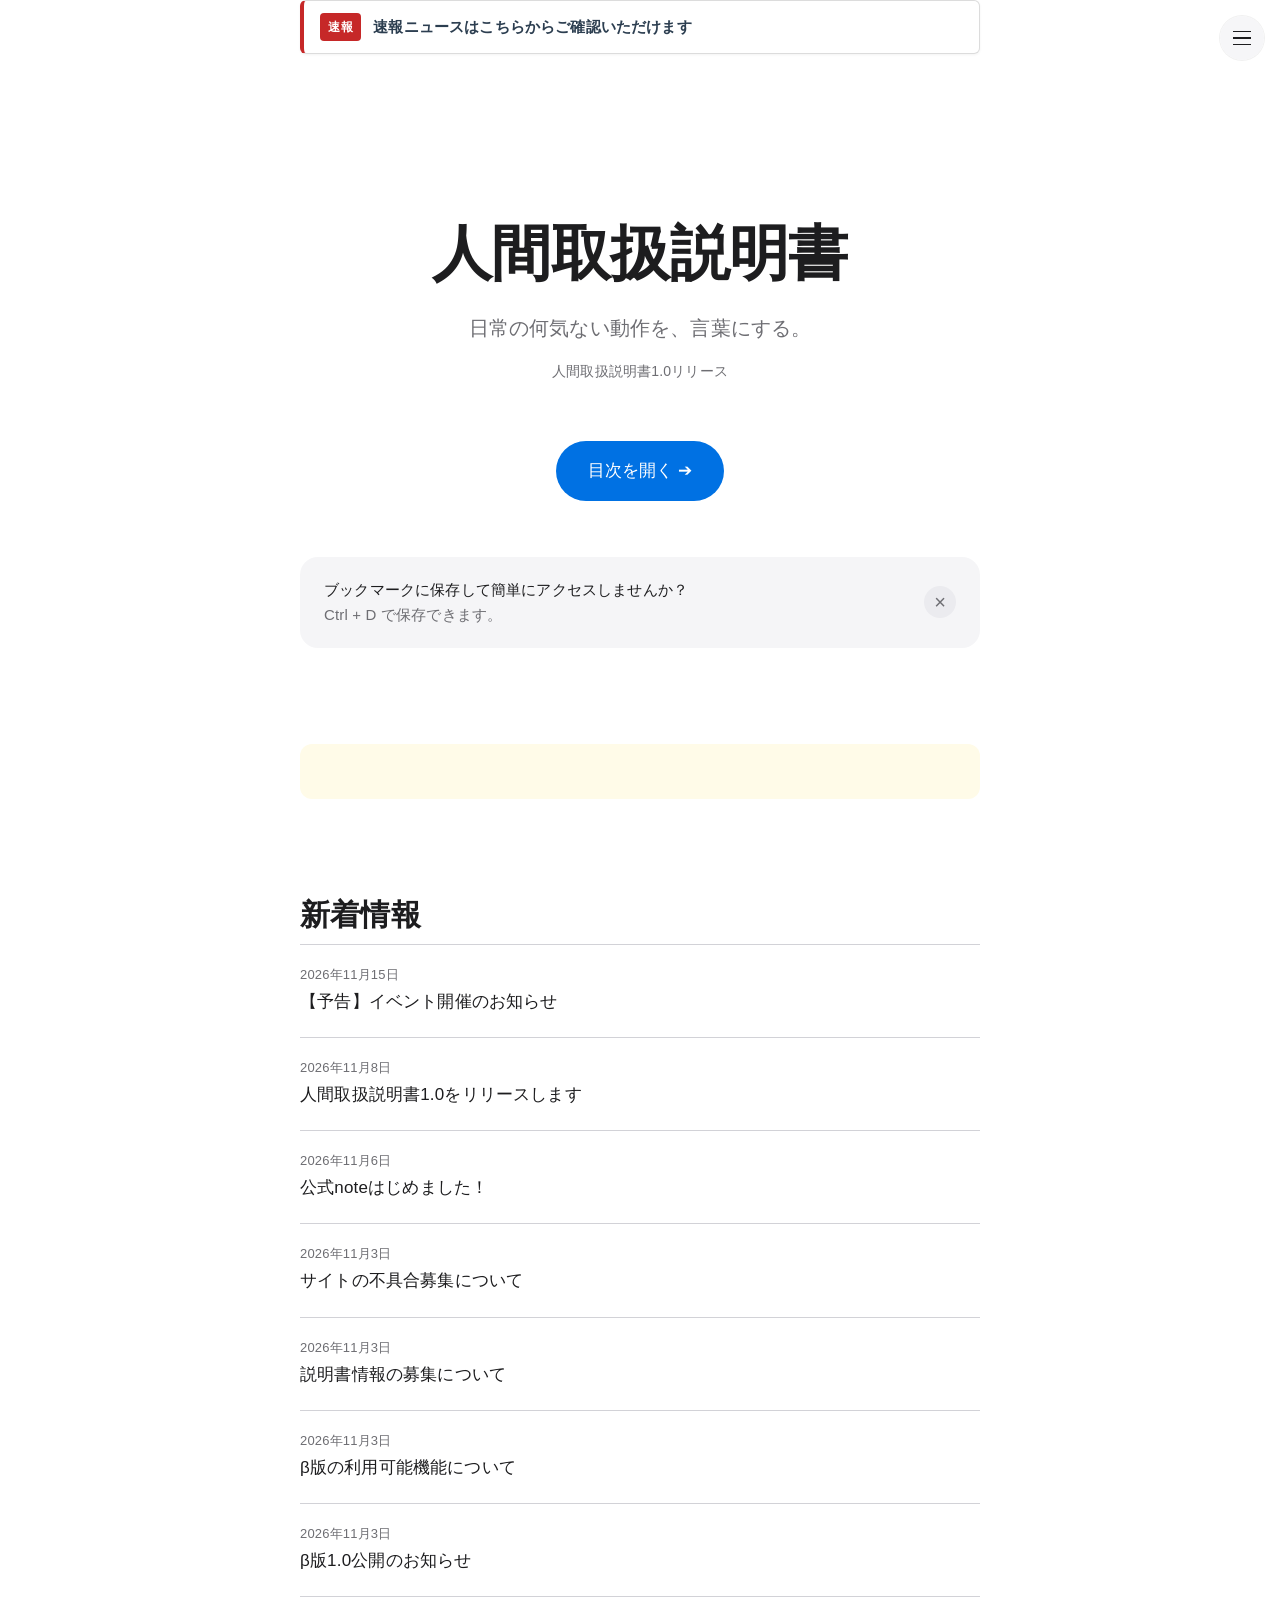
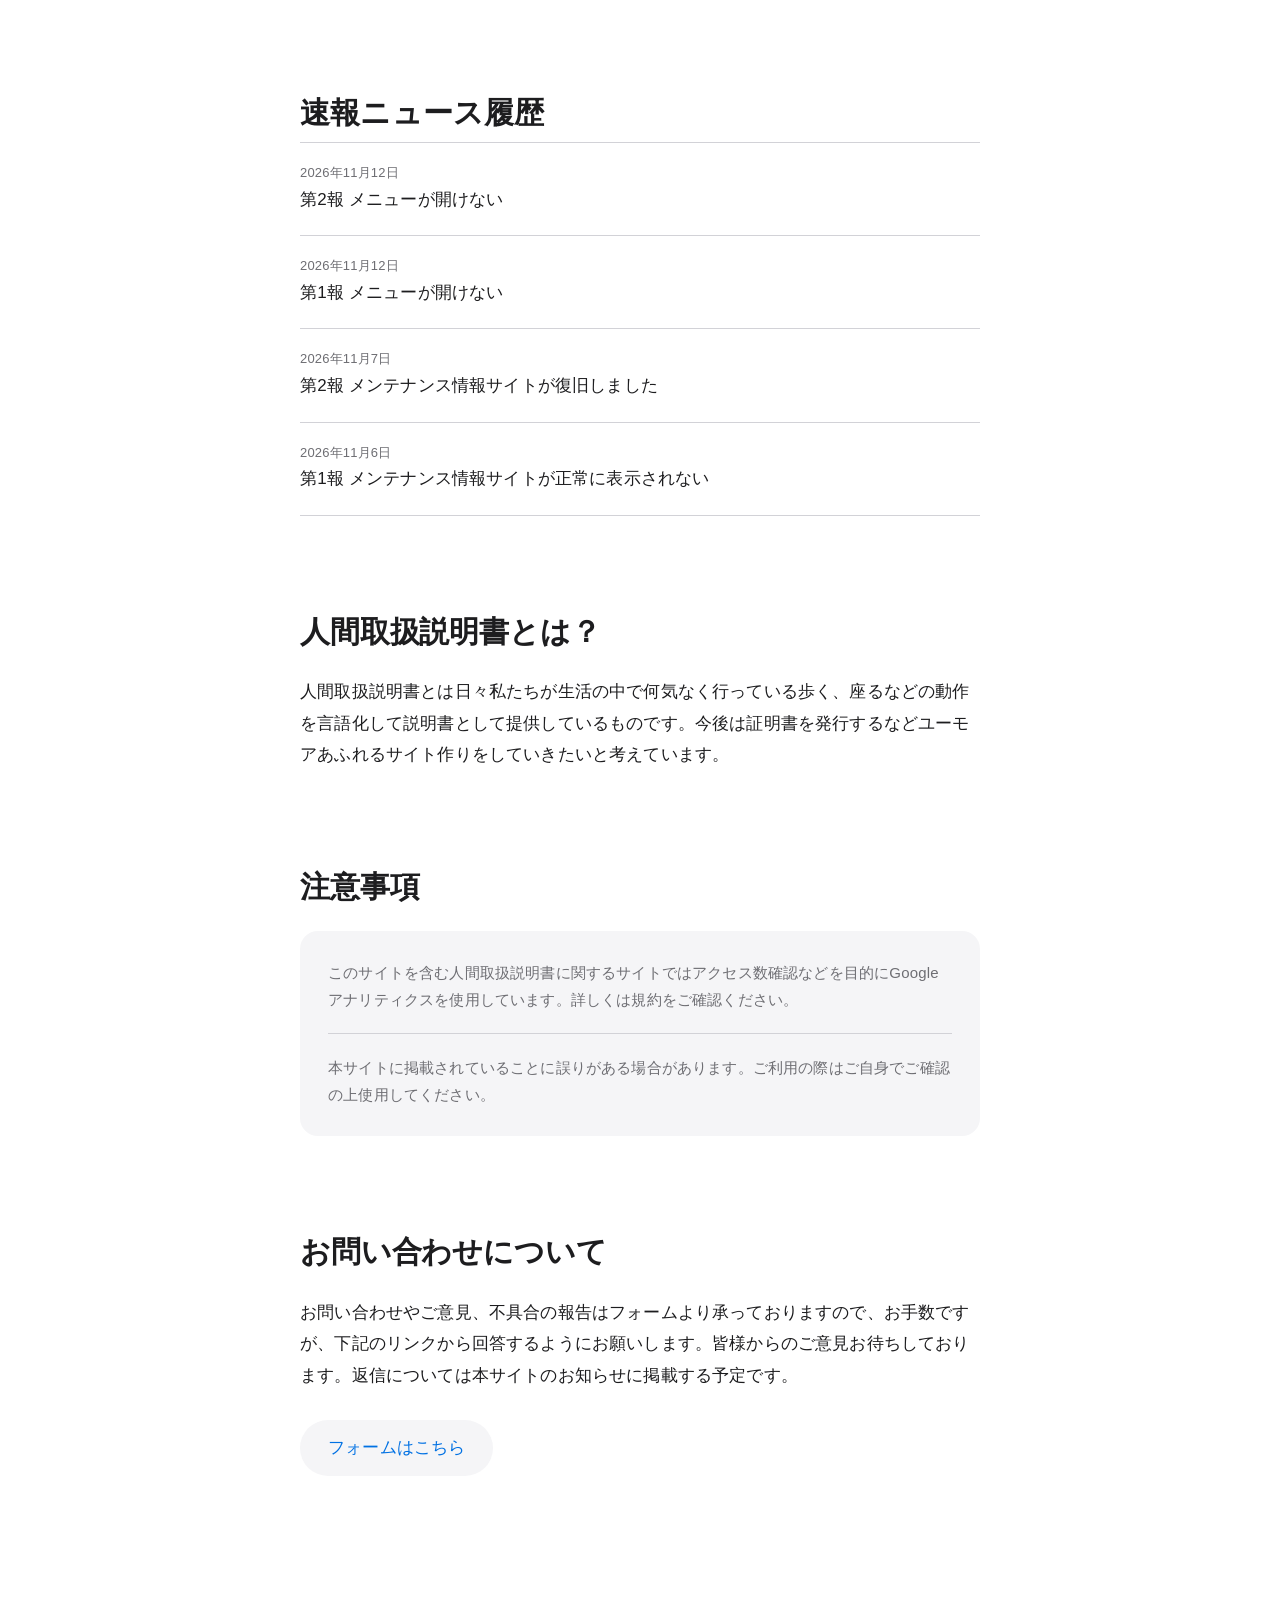
<file: File/index.html>
<!DOCTYPE html>
<html lang="ja">
<head>
<!-- Google tag (gtag.js) -->
<script async src="https://www.googletagmanager.com/gtag/js?id=G-K6Q22WLT6H"></script>
<script>
  window.dataLayer = window.dataLayer || [];
  function gtag(){dataLayer.push(arguments);}
  gtag('js', new Date());

  gtag('config', 'G-K6Q22WLT6H');
</script>
  <meta charset="UTF-8">
  <meta http-equiv="X-UA-Compatible" content="IE=Edge">
  <meta name="viewport" content="width=device-width, initial-scale=1">

  <title>人間取扱説明書</title>

  <!-- Custom Styles -->
  <link rel="stylesheet" href="style.css">
  <!-- Google tag (gtag.js) -->
<script async src="https://www.googletagmanager.com/gtag/js?id=G-6L32VTTC0X"></script>
<script>
  window.dataLayer = window.dataLayer || [];
  function gtag(){dataLayer.push(arguments);}
  gtag('js', new Date());

  gtag('config', 'G-6L32VTTC0X');
</script>
</head>

<body>

  <!-- ハンバーガーボタン -->
  <button type="button" class="hamburger-btn" id="hamburgerBtn" aria-label="メニューを開く">
    <span class="hamburger-bar"></span>
    <span class="hamburger-bar"></span>
    <span class="hamburger-bar"></span>
  </button>

  <!-- オーバーレイ背景 -->
  <div class="nav-overlay" id="navOverlay"></div>

  <!-- ナビゲーションメニュー -->
  <nav class="drawer-nav" id="drawerNav">
    <ul class="drawer-menu">
      <li><a href="index.html">トップ</a></li>
      <li><a href="mokuji.html">目次</a></li>
      <li><a href="event.html">イベント</a></li>
      <li><a href="kiyaku.html">利用規約</a></li>
      <li><a href="foam.html">お問い合わせ</a></li>
        <li><a href="Maintenance.html">メンテナンス情報</a></li>
      <li><button type="button" class="menu-info-btn" id="infoMenuBtn">情報</button></li>
    </ul>
  </nav>

  <!-- 情報表示用モーダル（ポップアップ） -->
  <div class="info-modal" id="infoModal" aria-hidden="true">
    <div class="info-modal-overlay" id="modalOverlay"></div>
    <div class="info-modal-content">
      <div class="info-modal-header">
        <h3>閲覧環境・情報</h3>
        <button type="button" class="info-modal-close" id="modalCloseBtn" aria-label="閉じる">&times;</button>
      </div>
      <div class="info-modal-body">
        <dl class="info-list">
          <dt>利用ブラウザ</dt>
          <dd id="infoBrowser">-</dd>
          <dt>OS</dt>
          <dd id="infoOS">-</dd>
          <dt>OSバージョン</dt>
          <dd id="infoOSVer">-</dd>
          <dt>端末名</dt>
          <dd id="infoDevice">-</dd>
          <dt>アクセス日時</dt>
          <dd id="infoTime">-</dd>
          <dt>人間取扱説明書バージョン</dt>
          <dd id="infoAppVer">1.1</dd>
        </dl>
      </div>
    </div>
  </div>

  <main class="sheet">
    
<!-- 🚨 速報ニュースエリア（見出しのみ・落ち着いたデザイン） -->
<section class="breaking-news-simple">
  <span class="breaking-badge">速報</span>
  <a href="date.html?page=5" class="breaking-text">速報ニュースはこちらからご確認いただけます</a>
</section>

    <!-- 表紙 -->
    <header class="cover">
      <h1>人間取扱説明書</h1>
      <p class="cover-sub">日常の何気ない動作を、言葉にする。</p>
      <p class="cover-ver">人間取扱説明書1.0リリース</p>
    </header>

    <!-- 目次ボタン -->
    <div class="mokuji-wrapper">
      <a href="mokuji.html" id="mokuji" class="btn-mokuji">目次を開く ➔</a>
    </div>
    
<!-- ブックマーク案内 -->
<aside class="bookmark-tip" id="bookmarkTip" hidden>
  <p class="bookmark-text">
    <strong>ブックマークに保存して簡単にアクセスしませんか？</strong>
    <span id="bookmarkHow"></span>
  </p>
  <button type="button" class="bookmark-close" id="bookmarkClose" aria-label="閉じる">&times;</button>
</aside>
    <div class="ticker" role="marquee" aria-label="お知らせ">
  <span class="ticker-text">人間取扱説明書トップページへようこそ。人間取扱説明書1.0の提供を26/11/11に開始しました。12月1日からイベントを開催します。是非ご参加ください。詳細はメニューのイベントからお願いします。</span>
</div>
    
    
        <!-- 新着情報セクション -->
    <section class="news-container">
      <div class="news-header">新着情報</div>
      <ul class="news-list">
      <li><div class="news-content">
            <div class="news-date">2026年11月15日</div>
            <a href="date.html?page=21">【予告】イベント開催のお知らせ</a>
          </div>
        </li>
        <li><div class="news-content">
            <div class="news-date">2026年11月8日</div>
            <a href="date.html?page=14">人間取扱説明書1.0をリリースします</a>
          </div>
        </li>
         <li><div class="news-content">
            <div class="news-date">2026年11月6日</div>
            <a href="date.html?page=8">公式noteはじめました！</a>
          </div>
        </li>
             <li><div class="news-content">
            <div class="news-date">2026年11月3日</div>
            <a href="date.html?page=7">サイトの不具合募集について</a>
          </div>
        </li>
         <li><div class="news-content">
            <div class="news-date">2026年11月3日</div>
            <a href="date.html?page=4">説明書情報の募集について</a>
          </div>
        </li>
        <li>
          <div class="news-content">
            <div class="news-date">2026年11月3日</div>
            <a href="date.html?page=3">β版の利用可能機能について</a>
          </div>
        </li>
        <li>
          <div class="news-content">
            <div class="news-date">2026年11月3日</div>
            <a href="date.html?page=2">β版1.0公開のお知らせ</a>
          </div>
        </li>
      </ul>
    </section>
        <!-- 速報ニュース履歴 -->
    <section class="news-container">
      <div class="news-header">速報ニュース履歴</div>
      <ul class="news-list">
         <li><div class="news-content">
            <div class="news-date">2026年11月12日</div>
            <a href="date.html?page=20">第2報 メニューが開けない</a>
          </div>
          </li>
         <li><div class="news-content">
            <div class="news-date">2026年11月12日</div>
            <a href="date.html?page=19">第1報 メニューが開けない</a>
          </div>
          </li>
            <li><div class="news-content">
            <div class="news-date">2026年11月7日</div>
            <a href="date.html?page=11">第2報 メンテナンス情報サイトが復旧しました</a>
          </div>
          </li>
                               <li><div class="news-content">
            <div class="news-date">2026年11月6日</div>
            <a href="date.html?page=10">第1報 メンテナンス情報サイトが正常に表示されない</a>
          </div>
          </li>
      </ul>
    </section>

    <section class="block">
      <h2>人間取扱説明書とは？</h2>
      <p>人間取扱説明書とは日々私たちが生活の中で何気なく行っている歩く、座るなどの動作を言語化して説明書として提供しているものです。今後は証明書を発行するなどユーモアあふれるサイト作りをしていきたいと考えています。</p>
    </section>


    <!-- 注意事項 -->
    <section class="caution">
      <h2 class="caution-title">注意事項</h2>
      <ul class="caution-list">
        <li>このサイトを含む人間取扱説明書に関するサイトではアクセス数確認などを目的にGoogleアナリティクスを使用しています。詳しくは規約をご確認ください。</li>
        <li>本サイトに掲載されていることに誤りがある場合があります。ご利用の際はご自身でご確認の上使用してください。</li>
      </ul>
    </section>

    <section class="block">
      <h2>お問い合わせについて</h2>
      <p>お問い合わせやご意見、不具合の報告はフォームより承っておりますので、お手数ですが、下記のリンクから回答するようにお願いします。皆様からのご意見お待ちしております。返信については本サイトのお知らせに掲載する予定です。</p>
      <a href="foam.html" class="btn-form">フォームはこちら</a>
    </section>
  </main>

  <script src="main.js"></script>
</body>
</html>
</file>
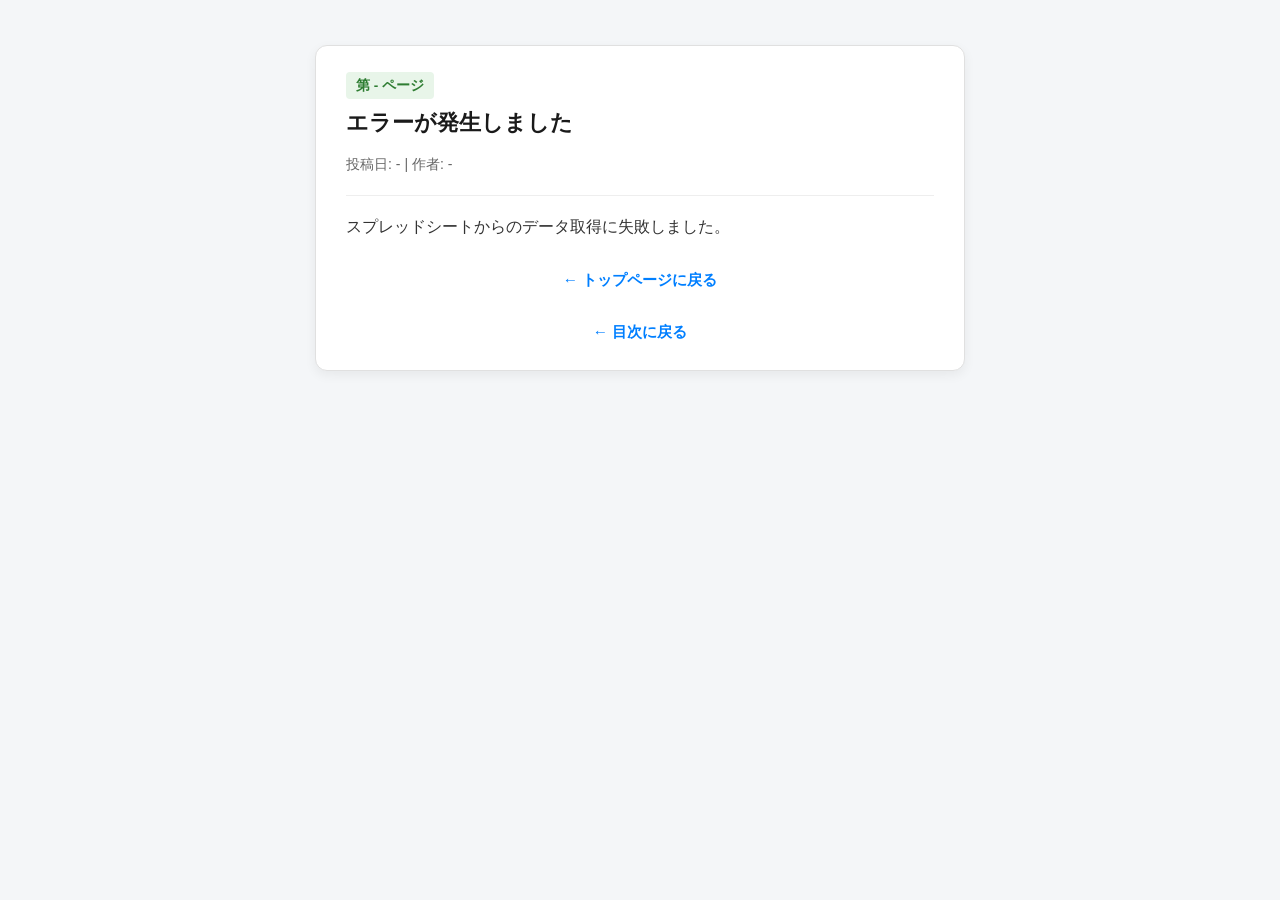
<file: File/date.html>
<!DOCTYPE html>
<html lang="ja">
<head>
  
  <!-- Google tag (gtag.js) -->
<script async src="https://www.googletagmanager.com/gtag/js?id=G-K6Q22WLT6H"></script>
<script>
  window.dataLayer = window.dataLayer || [];
  function gtag(){dataLayer.push(arguments);}
  gtag('js', new Date());

  gtag('config', 'G-K6Q22WLT6H');
</script>
<script>
  window.dataLayer = window.dataLayer || [];
  function gtag(){dataLayer.push(arguments);}
  gtag('js', new Date());

  gtag('config', 'G-K6Q22WLT6H');
</script>
    <meta charset="UTF-8">
    <!-- スマホで正しく表示・拡大縮小させるための設定 -->
    <meta name="viewport" content="width=device-width, initial-scale=1.0">
    <title>人間取扱説明書</title>
    <style>
        /* 全体の背景とレイアウト */
        body { 
            font-family: -apple-system, BlinkMacSystemFont, "Segoe UI", Roboto, "Helvetica Neue", Arial, sans-serif; 
            max-width: 650px; 
            margin: 30px auto; 
            padding: 15px; 
            line-height: 1.7; 
            background: #f4f6f8; 
            color: #333;
        }
        
        /* カード風のデザイン */
        .card { 
            background: #fff; 
            padding: 25px 30px; 
            border-radius: 12px; 
            box-shadow: 0 4px 12px rgba(0,0,0,0.06); 
            border: 1px solid #e0e0e0;
        }
        
        /* ページ番号を控えめに小さく表示 */
        .page-number {
            font-size: 0.85rem;
            color: #2e7d32;
            font-weight: bold;
            background-color: #e8f5e9;
            padding: 2px 10px;
            border-radius: 4px;
            display: inline-block;
            margin-bottom: 8px;
        }

        /* タイトル */
        h1 {
            margin-top: 0;
            font-size: 1.4rem;
            color: #1a1a1a;
            line-height: 1.4;
        }

        /* 投稿日や作者のメタ情報 */
        .meta { 
            color: #666; 
            font-size: 0.88rem; 
            margin-bottom: 15px; 
        }

        /* 区切り線 */
        hr {
            border: none;
            border-top: 1px solid #eee;
            margin: 18px 0;
        }

        /* ★重要：本文エリア（改行を自動で反映する設定） */
        #post-content {
            font-size: 0.98rem;
            white-space: pre-wrap; /* スプレッドシートの改行をそのまま再現 */
            word-break: break-word; /* 長い単語でも折り返す */
        }

        /* 戻るボタンエリア */
        .back-wrapper {
            margin-top: 25px;
            text-align: center;
        }

        .back-link {
            color: #007FFF;
            text-decoration: none;
            font-weight: bold;
            font-size: 0.95rem;
        }

        .back-link:hover {
            text-decoration: underline;
        }

        /* スマホ向けの微調整 */
        @media (max-width: 480px) {
            body {
                margin: 10px auto;
                padding: 10px;
            }
            .card {
                padding: 20px 18px;
            }
        }
    </style>
</head>
<body>

    <div class="card">
        <!-- ページ番号を小さく表示 -->
        <div id="page-number-container" class="page-number">第 - ページ</div>
        <!-- タイトル -->
        <h1 id="page-title">読み込み中...</h1>
        
        <div class="meta">
            <span>投稿日: <span id="post-date">-</span></span> | 
            <span>作者: <span id="author">-</span></span>
        </div>
        <hr>
        <!-- 本文（ここに改行付きで表示されます） -->
        <div id="post-content">しばらくお待ちください。</div>

        <div class="back-wrapper">
            <a href="index.html" class="back-link">← トップページに戻る</a>
        </div>
         <div class="back-wrapper">
            <a href="mokuji.html" class="back-link">← 目次に戻る</a>
        </div>
    </div>

    <script>
        // 1. URLパラメータからページ番号を取得 (例: page.html?page=1)
        const urlParams = new URLSearchParams(window.location.search);
        const pageNumber = parseInt(urlParams.get('page')) || 1;

        // 2. GoogleスプレッドシートのCSV URL
        const csvUrl = 'https://docs.google.com/spreadsheets/d/e/2PACX-1vRbk-J5axvtZ9CMjMDXwR0YzdwErCArcUA4ZU93wB4kum67ztv7xNcsiDSSueafpDwmDr15OWnzF374/pub?output=csv';

        // 簡易CSVパース関数（改行やカンマを含むセルに対応）
        function parseCSV(text) {
            const lines = [];
            let row = [];
            let cell = '';
            let inQuotes = false;

            for (let i = 0; i < text.length; i++) {
                const c = text[i];
                const next = text[i+1];

                if (c === '"') {
                    if (inQuotes && next === '"') {
                        cell += '"';
                        i++;
                    } else {
                        inQuotes = !inQuotes;
                    }
                } else if (c === ',' && !inQuotes) {
                    row.push(cell.trim());
                    cell = '';
                } else if ((c === '\r' || c === '\n') && !inQuotes) {
                    if (c === '\r' && next === '\n') { i++; }
                    row.push(cell.trim());
                    if (row.length > 1 || row[0] !== '') {
                        lines.push(row);
                    }
                    row = [];
                    cell = '';
                } else {
                    cell += c;
                }
            }
            if (cell || row.length > 0) {
                row.push(cell.trim());
                lines.push(row);
            }
            return lines;
        }

        // 3. データ取得と画面表示
        fetch(csvUrl)
            .then(response => response.text())
            .then(csvText => {
                const rows = parseCSV(csvText);
                let targetRow = null;

                // 2行目（インデックス1）からページ番号が一致する行を探す
                for (let i = 1; i < rows.length; i++) {
                    const columns = rows[i];
                    if (columns.length >= 5 && parseInt(columns[0]) === pageNumber) {
                        targetRow = columns;
                        break;
                    }
                }

                if (targetRow) {
                    document.getElementById('page-number-container').innerText = `第 ${targetRow[0]} ページ`;
                    document.getElementById('page-title').innerText = targetRow[1];
                    document.getElementById('post-date').innerText = targetRow[2];
                    document.getElementById('author').innerText = targetRow[3];
                    // textContent または innerText を使うことで改行がそのまま反映されます
                    document.getElementById('post-content').innerText = targetRow[4];
                } else {
                    document.getElementById('page-number-container').innerText = '404 Error';
                    document.getElementById('page-title').innerText = 'ページが見つかりません';
                    document.getElementById('post-content').innerText = '指定されたページ番号の取扱説明書はまだ存在しないか、撤去されました。';
                }
            })
            .catch(error => {
                console.error('データ読み込みエラー:', error);
                document.getElementById('page-title').innerText = 'エラーが発生しました';
                document.getElementById('post-content').innerText = 'スプレッドシートからのデータ取得に失敗しました。';
            });
    </script>
</body>
</html>
</file>
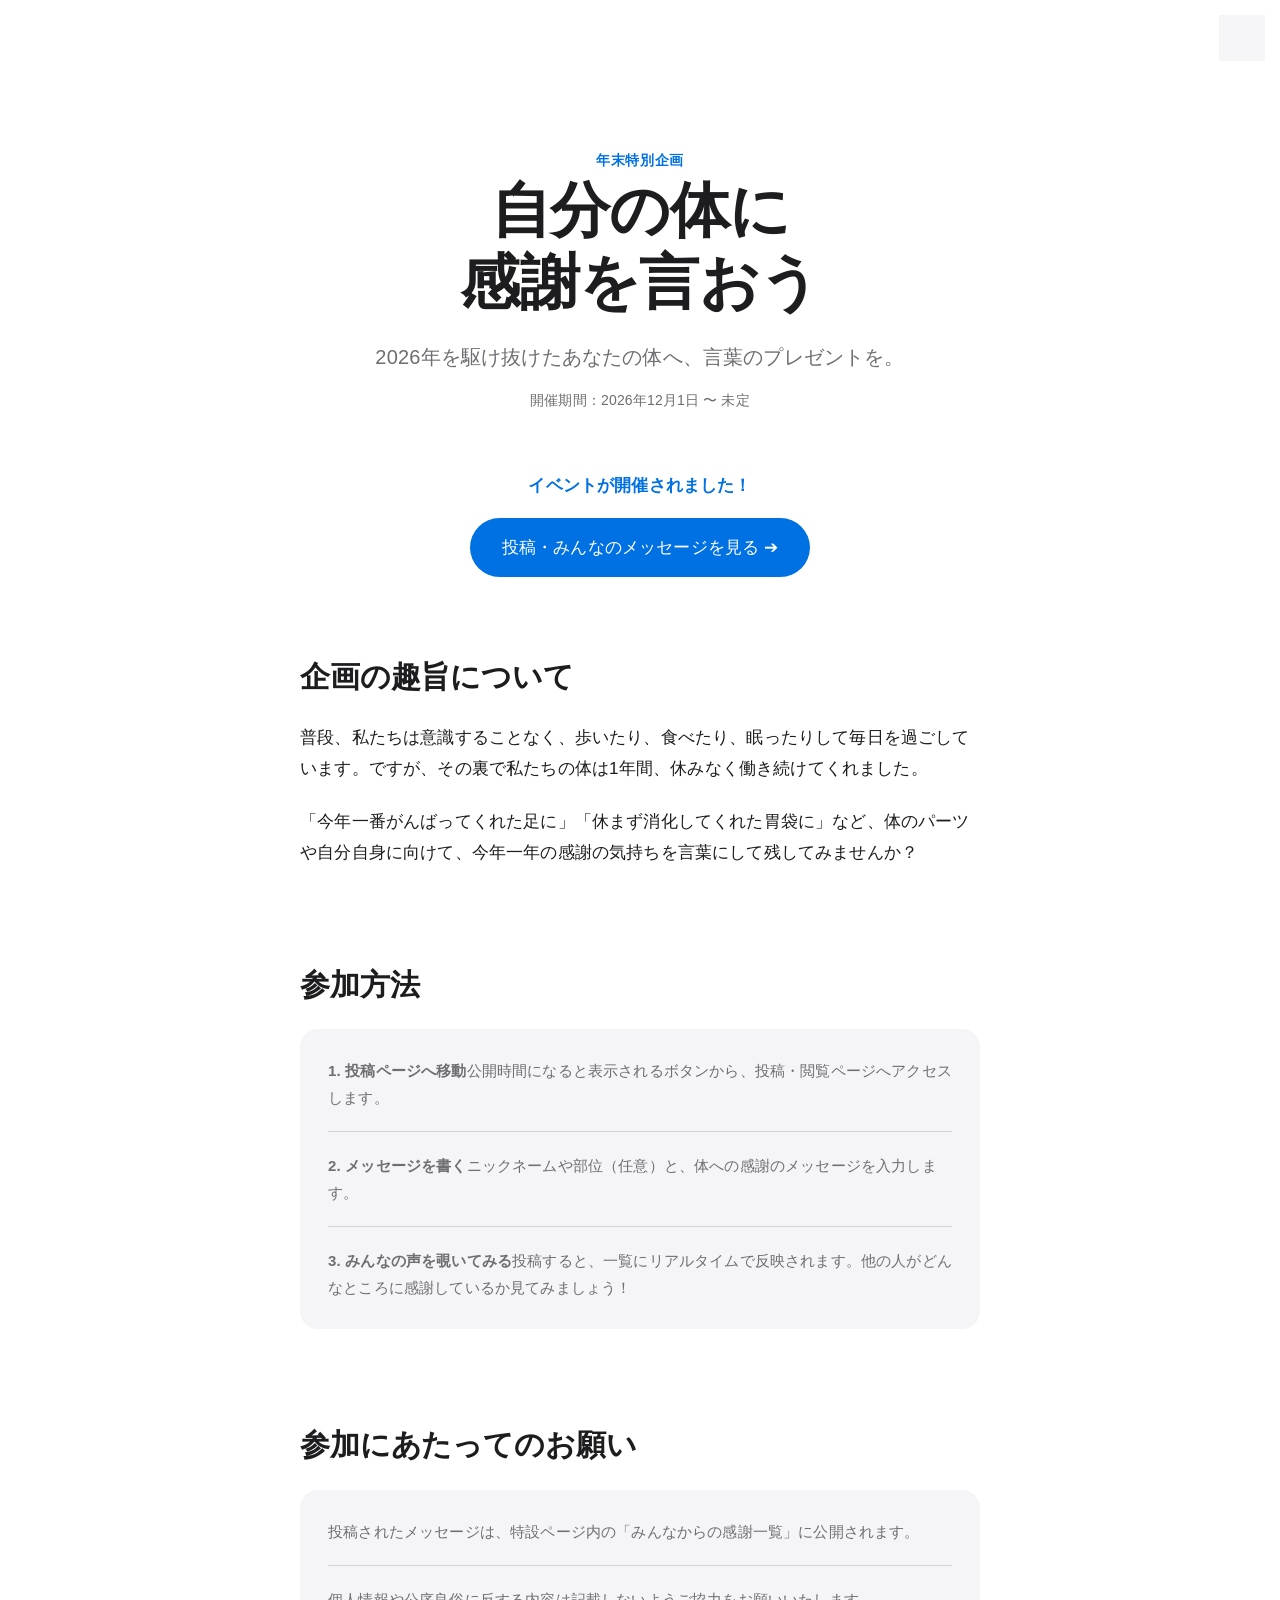
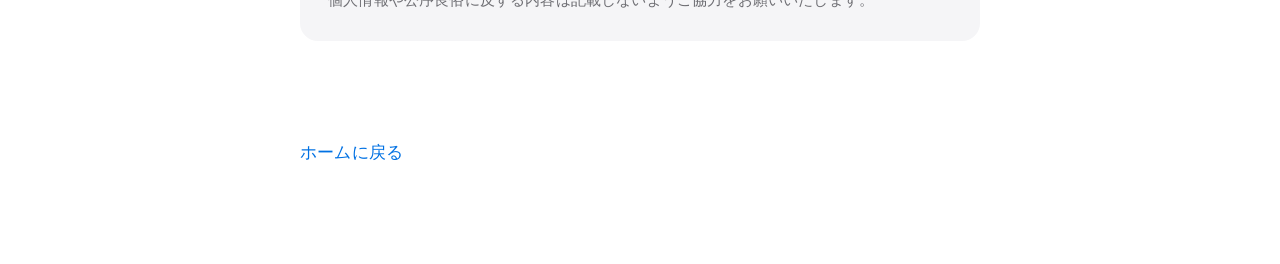
<file: File/event.html>
<!DOCTYPE html>
<html lang="ja">
<head>
  <!-- Google tag (gtag.js) -->
  <script async src="https://www.googletagmanager.com/gtag/js?id=G-K6Q22WLT6H"></script>
  <script>
    window.dataLayer = window.dataLayer || [];
    function gtag(){dataLayer.push(arguments);}
    gtag('js', new Date());
    gtag('config', 'G-K6Q22WLT6H');
  </script>
  <meta charset="UTF-8">
  <meta name="viewport" content="width=device-width, initial-scale=1">
  <title>年末企画：自分の体に感謝を言おう | 人間取扱説明書</title>
  <link rel="stylesheet" href="style.css">
  <style>
    /* カウントダウン表示用の追加スタイル（既存デザインに合わせたミニマル設計） */
    .countdown-box {
      background: var(--surface);
      border-radius: var(--radius);
      padding: 32px 24px;
      margin: 0 0 80px;
      text-align: center;
    }

    .countdown-label {
      margin: 0 0 16px;
      font-size: 0.9375rem;
      font-weight: 500;
      color: var(--text-sub);
    }

    .countdown-timer {
      display: flex;
      justify-content: center;
      gap: 12px;
      flex-wrap: wrap;
    }

    .time-unit {
      background: var(--bg);
      border: 1px solid var(--line);
      border-radius: 14px;
      padding: 14px 12px;
      min-width: 72px;
      display: flex;
      flex-direction: column;
      align-items: center;
    }

    .time-num {
      font-size: 1.75rem;
      font-weight: 700;
      line-height: 1.2;
      color: var(--text);
      font-variant-numeric: tabular-nums;
    }

    .time-text {
      font-size: 0.75rem;
      color: var(--text-sub);
      margin-top: 4px;
    }

    .countdown-target {
      margin: 16px 0 0;
      font-size: 0.8125rem;
      color: var(--text-sub);
    }

    @media (max-width: 480px) {
      .countdown-box {
        padding: 24px 16px;
        margin-bottom: 64px;
      }
      .time-unit {
        min-width: 64px;
        padding: 12px 8px;
      }
      .time-num {
        font-size: 1.5rem;
      }
    }
  </style>
</head>
<body>

  <!-- ハンバーガーボタン -->
  <button type="button" class="hamburger-btn" id="hamburgerBtn" aria-label="メニューを開く">
    <span class="hamburger-bar"></span>
    <span class="hamburger-bar"></span>
    <span class="hamburger-bar"></span>
  </button>

  <!-- オーバーレイ背景 -->
  <div class="nav-overlay" id="navOverlay"></div>

  <!-- ナビゲーションメニュー -->
  <nav class="drawer-nav" id="drawerNav">
    <ul class="drawer-menu">
      <li><a href="index.html">トップ</a></li>
      <li><a href="mokuji.html">目次</a></li>
      <li><a href="event.html">イベント</a></li>
      <li><a href="kiyaku.html">利用規約</a></li>
      <li><a href="foam.html">お問い合わせ</a></li>
      <li><a href="Maintenance.html">メンテナンス情報</a></li>
      <li><button type="button" class="menu-info-btn" id="infoMenuBtn">情報</button></li>
    </ul>
  </nav>

  <!-- 情報表示用モーダル（ポップアップ） -->
  <div class="info-modal" id="infoModal" aria-hidden="true">
    <div class="info-modal-overlay" id="modalOverlay"></div>
    <div class="info-modal-content">
      <div class="info-modal-header">
        <h3>閲覧環境・情報</h3>
        <button type="button" class="info-modal-close" id="modalCloseBtn" aria-label="閉じる">&times;</button>
      </div>
      <div class="info-modal-body">
        <dl class="info-list">
          <dt>利用ブラウザ</dt>
          <dd id="infoBrowser">-</dd>
          <dt>OS</dt>
          <dd id="infoOS">-</dd>
          <dt>OSバージョン</dt>
          <dd id="infoOSVer">-</dd>
          <dt>端末名</dt>
          <dd id="infoDevice">-</dd>
          <dt>アクセス日時</dt>
          <dd id="infoTime">-</dd>
          <dt>人間取扱説明書バージョン</dt>
          <dd id="infoAppVer">-</dd>
        </dl>
      </div>
    </div>
  </div>

  <main class="sheet">
    
    <!-- 特設ページヘッダー -->
    <header class="cover">
      <span style="font-size: 0.875rem; color: var(--accent); font-weight: 600; letter-spacing: 0.05em;">年末特別企画</span>
      <h1>自分の体に<br>感謝を言おう</h1>
      <p class="cover-sub">2026年を駆け抜けたあなたの体へ、言葉のプレゼントを。</p>
      <p class="cover-ver">開催期間：2026年12月1日 〜 未定</p>
    </header>

    <!-- 開催前：カウントダウンエリア -->
    <div id="countdownArea" class="countdown-box">
      <p class="countdown-label">イベント開始まであと</p>
      <div class="countdown-timer">
        <div class="time-unit">
          <span class="time-num" id="cdDays">--</span>
          <span class="time-text">日</span>
        </div>
        <div class="time-unit">
          <span class="time-num" id="cdHours">--</span>
          <span class="time-text">時間</span>
        </div>
        <div class="time-unit">
          <span class="time-num" id="cdMinutes">--</span>
          <span class="time-text">分</span>
        </div>
        <div class="time-unit">
          <span class="time-num" id="cdSeconds">--</span>
          <span class="time-text">秒</span>
        </div>
      </div>
      <p class="countdown-target">2026年12月1日 00:00 (JST) 公開予定</p>
    </div>

    <!-- 開催後：特設ページ（投稿・一覧）への案内ボタン（初期状態は非表示） -->
    <div id="eventOpenArea" class="mokuji-wrapper" style="margin-bottom: 80px;" hidden>
      <p style="margin-bottom: 16px; font-weight: 600; color: var(--accent);"> イベントが開催されました！</p>
      <a href="thanks.html" class="btn-mokuji">投稿・みんなのメッセージを見る ➔</a>
    </div>

    <!-- 企画について -->
    <section class="block">
      <h2>企画の趣旨について</h2>
      <p>普段、私たちは意識することなく、歩いたり、食べたり、眠ったりして毎日を過ごしています。ですが、その裏で私たちの体は1年間、休みなく働き続けてくれました。</p>
      <p>「今年一番がんばってくれた足に」「休まず消化してくれた胃袋に」など、体のパーツや自分自身に向けて、今年一年の感謝の気持ちを言葉にして残してみませんか？</p>
    </section>

    <!-- 参加の流れ -->
    <section class="block">
      <h2>参加方法</h2>
      <ul class="caution-list">
        <li><strong>1. 投稿ページへ移動</strong>公開時間になると表示されるボタンから、投稿・閲覧ページへアクセスします。</li>
        <li><strong>2. メッセージを書く</strong>ニックネームや部位（任意）と、体への感謝のメッセージを入力します。</li>
        <li><strong>3. みんなの声を覗いてみる</strong>投稿すると、一覧にリアルタイムで反映されます。他の人がどんなところに感謝しているか見てみましょう！</li>
      </ul>
    </section>

    <!-- 注意事項 -->
    <section class="caution">
      <h2 class="caution-title">参加にあたってのお願い</h2>
      <ul class="caution-list">
        <li>投稿されたメッセージは、特設ページ内の「みんなからの感謝一覧」に公開されます。</li>
        <li>個人情報や公序良俗に反する内容は記載しないようご協力をお願いいたします。</li>
      </ul>
    </section>

    <div class="back-wrapper">
      <a href="index.html" class="btn-back">ホームに戻る</a>
    </div>

  </main>

  <script src="main.js"></script>
  <script>
    document.addEventListener('DOMContentLoaded', () => {
      // 目標日時：2026年12月1日 00:00:00 (JST / +09:00)
      const targetTime = new Date('2026-12-01T00:00:00+09:00').getTime();

      const countdownArea = document.getElementById('countdownArea');
      const eventOpenArea = document.getElementById('eventOpenArea');
      const elDays = document.getElementById('cdDays');
      const elHours = document.getElementById('cdHours');
      const elMinutes = document.getElementById('cdMinutes');
      const elSeconds = document.getElementById('cdSeconds');

      function updateCountdown() {
        const now = Date.now();
        const diff = targetTime - now;

        // 目標日時に達した（または過ぎた）場合
        if (diff <= 0) {
          countdownArea.hidden = true;
          eventOpenArea.hidden = false;
          return true; // 終了フラグ
        }

        // 残り時間の計算
        const days = Math.floor(diff / (1000 * 60 * 60 * 24));
        const hours = Math.floor((diff / (1000 * 60 * 60)) % 24);
        const minutes = Math.floor((diff / 1000 / 60) % 60);
        const seconds = Math.floor((diff / 1000) % 60);

        elDays.textContent = String(days).padStart(2, '0');
        elHours.textContent = String(hours).padStart(2, '0');
        elMinutes.textContent = String(minutes).padStart(2, '0');
        elSeconds.textContent = String(seconds).padStart(2, '0');
        return false;
      }

      // 初回実行（すでに12/1を過ぎていれば即座にボタンを表示）
      const isFinished = updateCountdown();

      // まだ開催前なら1秒ごとにカウントダウンを更新
      if (!isFinished) {
        const timerId = setInterval(() => {
          if (updateCountdown()) {
            clearInterval(timerId);
          }
        }, 1000);
      }
    });
  </script>
</body>
</html>
</file>
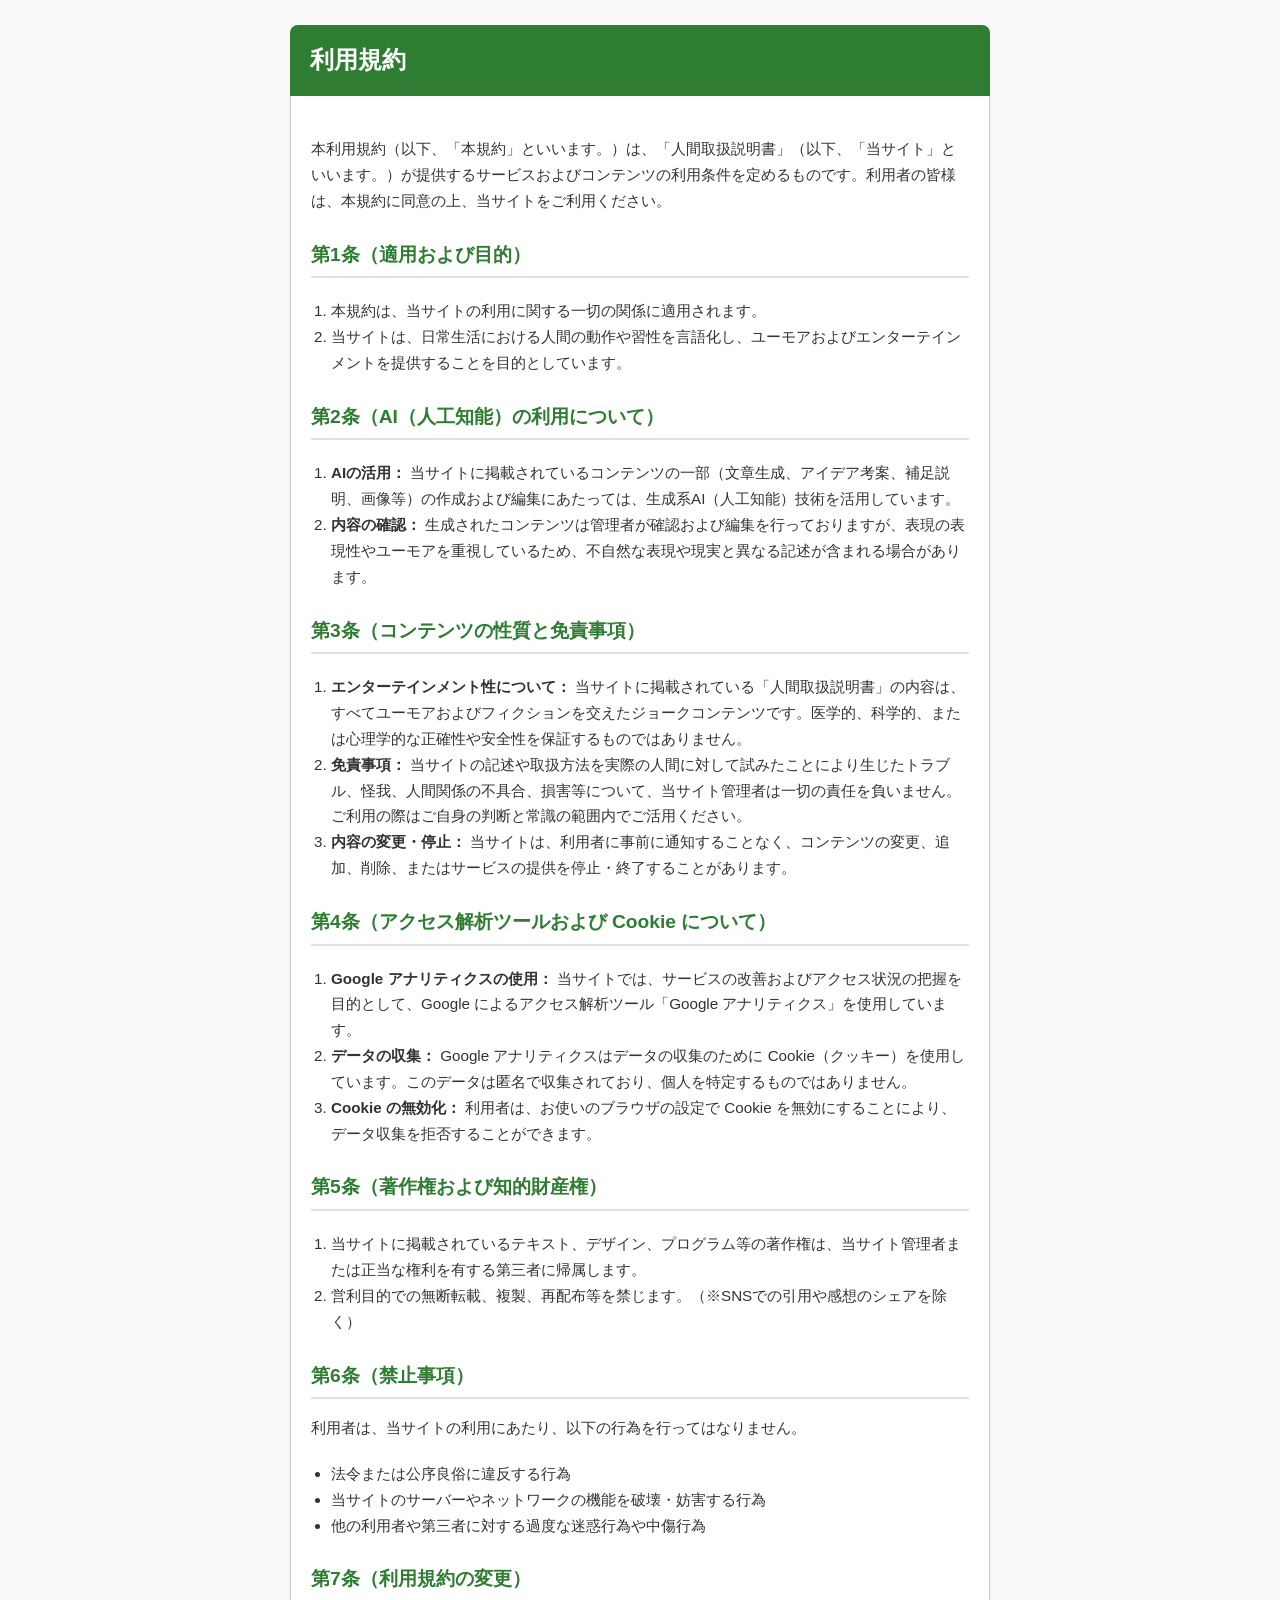
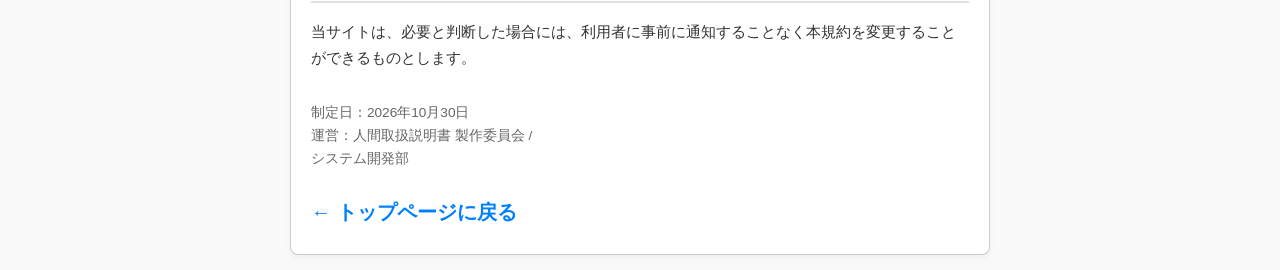
<file: File/kiyaku.html>
<!DOCTYPE html>
<html lang="ja">
<head>
  <meta charset="UTF-8">
  <meta http-equiv="X-UA-Compatible" content="IE=Edge">
  <meta name="viewport" content="width=device-width, initial-scale=1">
  <title>利用規約 | 人間取扱説明書</title>
  <style>
    body {
        font-size: 15pt;
        font-family: sans-serif;
        color: #333;
        max-width: 700px;
        margin: 0 auto;
        padding: 15px;
        line-height: 1.7;
        background-color: #f9f9f9;
    }

    /* ヘッダーデザイン */
    .header-bar {
        background-color: #2e7d32;
        color: #fff;
        padding: 15px 20px;
        border-radius: 8px 8px 0 0;
        margin-top: 10px;
    }

    .header-bar h1 {
        font-size: 1.5rem;
        margin: 0;
    }

    /* メインコンテンツカード */
    .terms-card {
        background: #fff;
        padding: 25px 20px;
        border: 1px solid #ccc;
        border-top: none;
        border-radius: 0 0 8px 8px;
        box-shadow: 0 2px 5px rgba(0,0,0,0.05);
    }

    h2 {
        font-size: 1.2rem;
        color: #2e7d32;
        border-bottom: 2px solid #e0e0e0;
        padding-bottom: 5px;
        margin-top: 25px;
    }

    p, li {
        font-size: 0.95rem;
    }

    ul, ol {
        padding-left: 20px;
    }

    .back-link {
        display: inline-block;
        margin-top: 25px;
        color: #007FFF;
        text-decoration: none;
        font-weight: bold;
    }

    .back-link:hover {
        text-decoration: underline;
    }

    .meta-info {
        margin-top: 30px;
        font-size: 0.85rem;
        color: #666;
        text-align: left;
    }
  </style>
</head>

<body>

  <div class="header-bar">
    <h1>利用規約</h1>
  </div>

  <div class="terms-card">
    <p>本利用規約（以下、「本規約」といいます。）は、「人間取扱説明書」（以下、「当サイト」といいます。）が提供するサービスおよびコンテンツの利用条件を定めるものです。利用者の皆様は、本規約に同意の上、当サイトをご利用ください。</p>

    <h2>第1条（適用および目的）</h2>
    <ol>
      <li>本規約は、当サイトの利用に関する一切の関係に適用されます。</li>
      <li>当サイトは、日常生活における人間の動作や習性を言語化し、ユーモアおよびエンターテインメントを提供することを目的としています。</li>
    </ol>

    <h2>第2条（AI（人工知能）の利用について）</h2>
    <ol>
      <li><strong>AIの活用：</strong> 当サイトに掲載されているコンテンツの一部（文章生成、アイデア考案、補足説明、画像等）の作成および編集にあたっては、生成系AI（人工知能）技術を活用しています。</li>
      <li><strong>内容の確認：</strong> 生成されたコンテンツは管理者が確認および編集を行っておりますが、表現の表現性やユーモアを重視しているため、不自然な表現や現実と異なる記述が含まれる場合があります。</li>
    </ol>

    <h2>第3条（コンテンツの性質と免責事項）</h2>
    <ol>
      <li><strong>エンターテインメント性について：</strong> 当サイトに掲載されている「人間取扱説明書」の内容は、すべてユーモアおよびフィクションを交えたジョークコンテンツです。医学的、科学的、または心理学的な正確性や安全性を保証するものではありません。</li>
      <li><strong>免責事項：</strong> 当サイトの記述や取扱方法を実際の人間に対して試みたことにより生じたトラブル、怪我、人間関係の不具合、損害等について、当サイト管理者は一切の責任を負いません。ご利用の際はご自身の判断と常識の範囲内でご活用ください。</li>
      <li><strong>内容の変更・停止：</strong> 当サイトは、利用者に事前に通知することなく、コンテンツの変更、追加、削除、またはサービスの提供を停止・終了することがあります。</li>
    </ol>

    <h2>第4条（アクセス解析ツールおよび Cookie について）</h2>
    <ol>
      <li><strong>Google アナリティクスの使用：</strong> 当サイトでは、サービスの改善およびアクセス状況の把握を目的として、Google によるアクセス解析ツール「Google アナリティクス」を使用しています。</li>
      <li><strong>データの収集：</strong> Google アナリティクスはデータの収集のために Cookie（クッキー）を使用しています。このデータは匿名で収集されており、個人を特定するものではありません。</li>
      <li><strong>Cookie の無効化：</strong> 利用者は、お使いのブラウザの設定で Cookie を無効にすることにより、データ収集を拒否することができます。</li>
    </ol>

    <h2>第5条（著作権および知的財産権）</h2>
    <ol>
      <li>当サイトに掲載されているテキスト、デザイン、プログラム等の著作権は、当サイト管理者または正当な権利を有する第三者に帰属します。</li>
      <li>営利目的での無断転載、複製、再配布等を禁じます。（※SNSでの引用や感想のシェアを除く）</li>
    </ol>

    <h2>第6条（禁止事項）</h2>
    <p>利用者は、当サイトの利用にあたり、以下の行為を行ってはなりません。</p>
    <ul>
      <li>法令または公序良俗に違反する行為</li>
      <li>当サイトのサーバーやネットワークの機能を破壊・妨害する行為</li>
      <li>他の利用者や第三者に対する過度な迷惑行為や中傷行為</li>
    </ul>

    <h2>第7条（利用規約の変更）</h2>
    <p>当サイトは、必要と判断した場合には、利用者に事前に通知することなく本規約を変更することができるものとします。</p>

    <div class="meta-info">
      制定日：2026年10月30日<br>
      運営：人間取扱説明書 製作委員会 /<br> システム開発部
    </div>

    <a href="index.html" class="back-link">← トップページに戻る</a>
  </div>

</body>
</html>
</file>
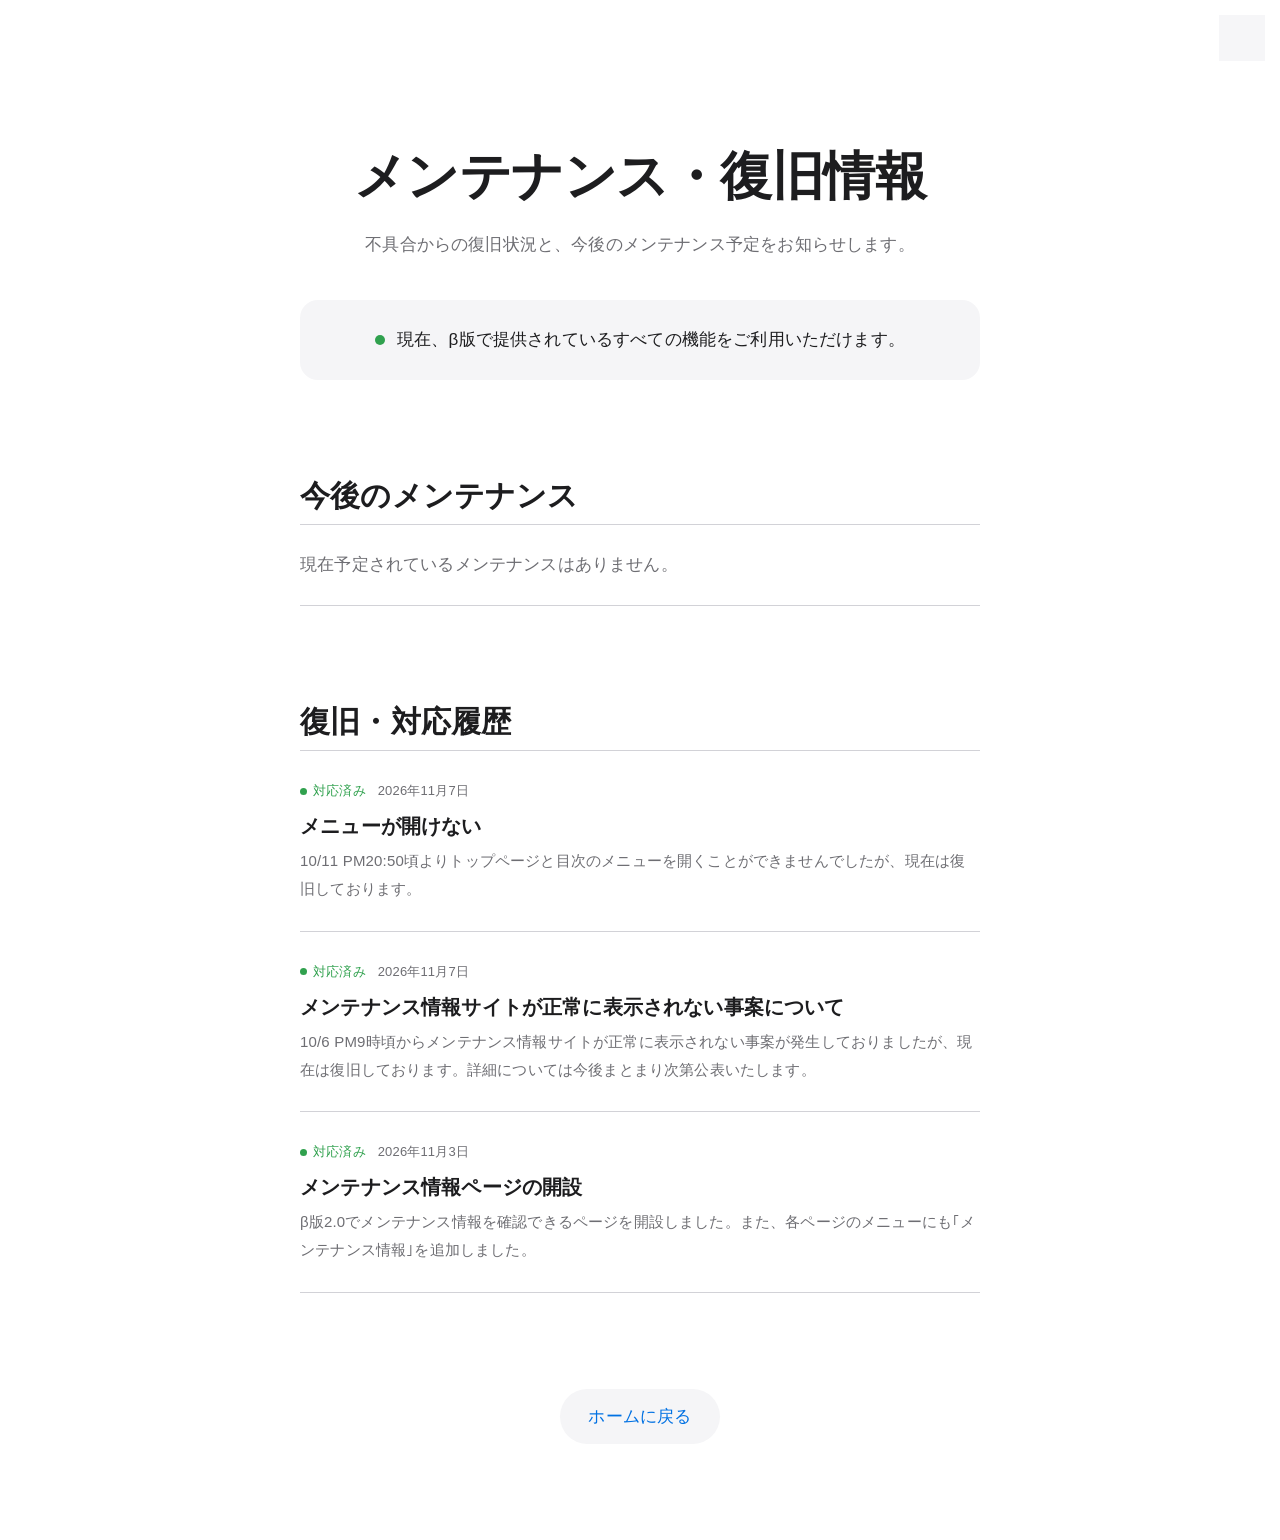
<file: File/Maintenance.html>
<!DOCTYPE html>
<html lang="ja">

<head>
  <!-- Google tag (gtag.js) -->
<script async src="https://www.googletagmanager.com/gtag/js?id=G-K6Q22WLT6H"></script>
<script>
  window.dataLayer = window.dataLayer || [];
  function gtag(){dataLayer.push(arguments);}
  gtag('js', new Date());

  gtag('config', 'G-K6Q22WLT6H');
</script>
  <meta charset="UTF-8">
  <meta name="viewport" content="width=device-width, initial-scale=1">
  <title>メンテナンス・復旧情報 | 人間取扱説明書</title>
  <link rel="stylesheet" href="Maintenance.css">
</head>

<body>

  <!-- ハンバーガーボタン -->
  <button type="button" class="hamburger-btn" id="hamburgerBtn" aria-label="メニューを開く">
    <span class="hamburger-bar"></span>
    <span class="hamburger-bar"></span>
    <span class="hamburger-bar"></span>
  </button>

  <!-- オーバーレイ背景 -->
  <div class="nav-overlay" id="navOverlay"></div>

  <!-- ナビゲーションメニュー -->
  <nav class="drawer-nav" id="drawerNav">
    <ul class="drawer-menu">
      <li><a href="index.html">トップ</a></li>
      <li><a href="mokuji.html">目次</a></li>
      <li><a href="terms.html">利用規約</a></li>
      <li><a href="foam.html">お問い合わせ</a></li>
      <li><a href="maintenance.html">メンテナンス情報</a></li>
      <li><button type="button" class="menu-info-btn" id="infoMenuBtn">情報</button></li>
    </ul>
  </nav>

  <!-- 情報表示用モーダル（ポップアップ） -->
  <div class="info-modal" id="infoModal" aria-hidden="true">
    <div class="info-modal-overlay" id="modalOverlay"></div>
    <div class="info-modal-content">
      <div class="info-modal-header">
        <h3>閲覧環境・情報</h3>
        <button type="button" class="info-modal-close" id="modalCloseBtn" aria-label="閉じる">&times;</button>
      </div>
      <div class="info-modal-body">
        <dl class="info-list">
          <dt>利用ブラウザ</dt>
          <dd id="infoBrowser">-</dd>
          <dt>OS</dt>
          <dd id="infoOS">-</dd>
          <dt>OSバージョン</dt>
          <dd id="infoOSVer">-</dd>
          <dt>端末名</dt>
          <dd id="infoDevice">-</dd>
          <dt>アクセス日時</dt>
          <dd id="infoTime">-</dd>
          <dt>人間取扱説明書バージョン</dt>
          <dd id="infoAppVer">1.1</dd>
        </dl>
      </div>
    </div>
  </div>

  <main class="sheet">

    <header class="page-head">
      <h1>メンテナンス・復旧情報</h1>
      <p class="lead">不具合からの復旧状況と、今後のメンテナンス予定をお知らせします。</p>
    </header>

    <!-- 現在の状況：問題があるときは class に is-issue を追加し、文言を書き換えてください -->
    <div class="now">
      <span class="dot"></span>
      <span>現在、β版で提供されているすべての機能をご利用いただけます。</span>
    </div>

    <!-- 今後のメンテナンス予定 -->
    <section class="section">
      <h2>今後のメンテナンス</h2>
      <!-- 予定がない場合は下の empty を表示。予定がある場合は empty を削除し、
           <div class="logs"> の中に article を追加してください（下の書き方例を参照） -->
      <p class="empty">現在予定されているメンテナンスはありません。</p>
      <!--
      <div class="logs">
        <article class="log">
          <div class="log-meta">
            <span class="status status-plan">予定</span>
            <time datetime="2026-11-15">2026年11月15日 2:00〜4:00</time>
          </div>
          <h3>タイトル</h3>
          <p>内容と、利用への影響を書きます。</p>
        </article>
      </div>
      -->
    </section>

    <!-- 復旧・メンテナンスの履歴（新しいものを上に） -->
    <section class="section">
      <h2>復旧・対応履歴</h2>
      <div class="logs">
          <article class="log">
          <div class="log-meta">
            <span class="status status-done">対応済み</span>
            <time datetime="2026-11-03">2026年11月7日</time>
          </div>
          <h3>メニューが開けない</h3>
          <p>
            10/11 PM20:50頃よりトップページと目次のメニューを開くことができませんでしたが、現在は復旧しております。
          </p>
        </article>
        
        <article class="log">
          <div class="log-meta">
            <span class="status status-done">対応済み</span>
            <time datetime="2026-11-03">2026年11月7日</time>
          </div>
          <h3>メンテナンス情報サイトが正常に表示されない事案について</h3>
          <p>
            10/6 PM9時頃からメンテナンス情報サイトが正常に表示されない事案が発生しておりましたが、現在は復旧しております。詳細については今後まとまり次第公表いたします。
          </p>
        </article>
        <article class="log">
          <div class="log-meta">
            <span class="status status-done">対応済み</span>
            <time datetime="2026-11-03">2026年11月3日</time>
          </div>
          <h3>メンテナンス情報ページの開設</h3>
          <p>β版2.0でメンテナンス情報を確認できるページを開設しました。また、各ページのメニューにも｢メンテナンス情報｣を追加しました。</p>
        </article>

      </div>
    </section>

    <div class="back-wrapper">
      <a href="index.html" class="btn-back">ホームに戻る</a>
    </div>

  </main>

  <script src="Maintenance.js"></script>
</body>

</html>
</file>
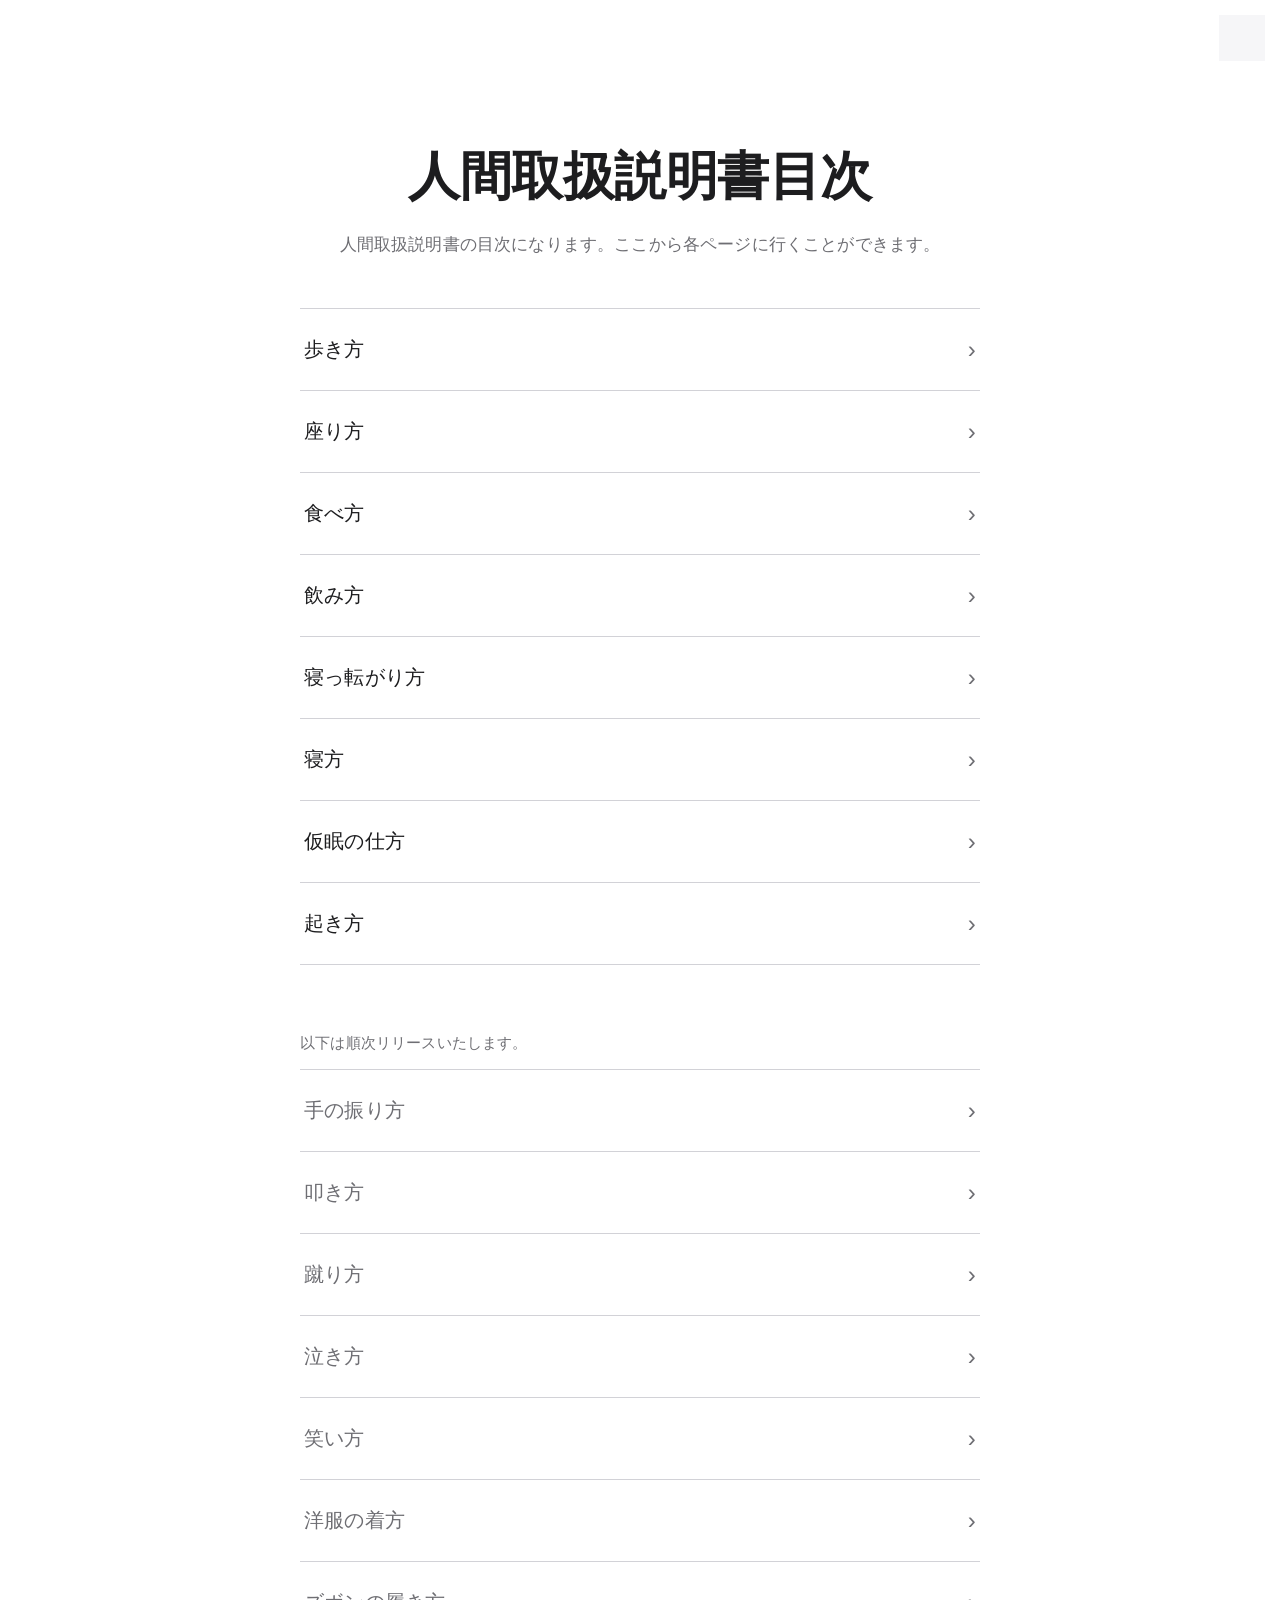
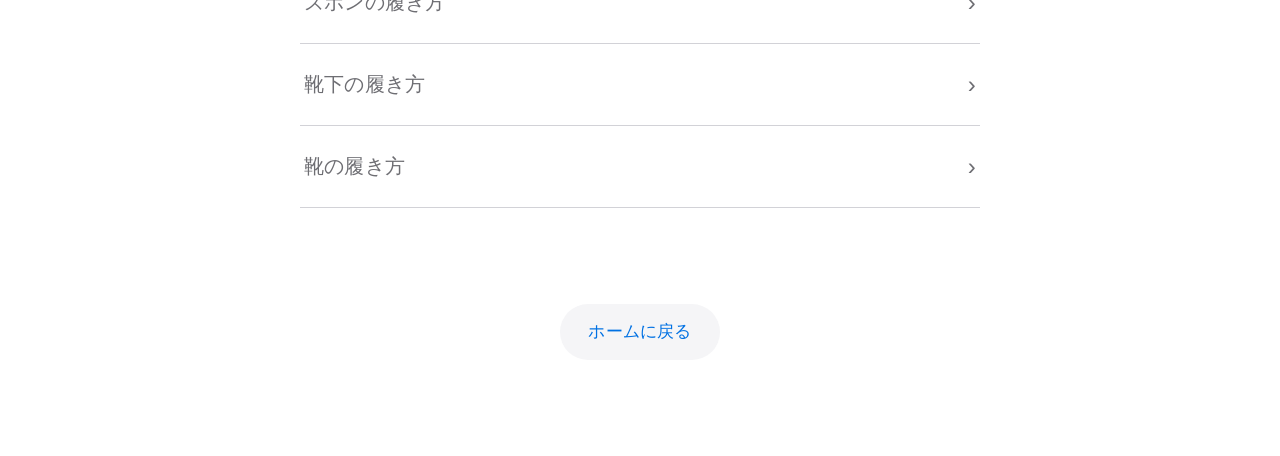
<file: File/mokuji.html>
<!DOCTYPE html>
<html lang="ja">

<head>
  <!-- Google tag (gtag.js) -->
<script async src="https://www.googletagmanager.com/gtag/js?id=G-W14E8PCTKT"></script>
<!-- Google tag (gtag.js) -->
<script async src="https://www.googletagmanager.com/gtag/js?id=G-K6Q22WLT6H"></script>
<script>
  window.dataLayer = window.dataLayer || [];
  function gtag(){dataLayer.push(arguments);}
  gtag('js', new Date());

  gtag('config', 'G-K6Q22WLT6H');
</script>
  <meta charset="UTF-8">
  <meta name="viewport" content="width=device-width, initial-scale=1">
  <title>目次 | 人間取扱説明書</title>
  <link rel="stylesheet" href="mokuji.css">
</head>

<body>

  <!-- ハンバーガーボタン -->
  <button type="button" class="hamburger-btn" id="hamburgerBtn" aria-label="メニューを開く">
    <span class="hamburger-bar"></span>
    <span class="hamburger-bar"></span>
    <span class="hamburger-bar"></span>
  </button>

  <!-- オーバーレイ背景 -->
  <div class="nav-overlay" id="navOverlay"></div>

  <!-- ナビゲーションメニュー -->
  <nav class="drawer-nav" id="drawerNav">
    <ul class="drawer-menu">
      <li><a href="index.html">トップ</a></li>
      <li><a href="mokuji.html">目次</a></li>
      <li><a href="kiyaku.html">利用規約</a></li>
      <li><a href="foam.html">お問い合わせ</a></li>
        <li><a href="Maintenance.html">メンテナンス情報</a></li>
      <li><button type="button" class="menu-info-btn" id="infoMenuBtn">情報</button></li>
    </ul>
  </nav>

  <!-- 情報表示用モーダル（ポップアップ） -->
  <div class="info-modal" id="infoModal" aria-hidden="true">
    <div class="info-modal-overlay" id="modalOverlay"></div>
    <div class="info-modal-content">
      <div class="info-modal-header">
        <h3>閲覧環境・情報</h3>
        <button type="button" class="info-modal-close" id="modalCloseBtn" aria-label="閉じる">&times;</button>
      </div>
      <div class="info-modal-body">
        <dl class="info-list">
          <dt>利用ブラウザ</dt>
          <dd id="infoBrowser">-</dd>
          <dt>OS</dt>
          <dd id="infoOS">-</dd>
          <dt>OSバージョン</dt>
          <dd id="infoOSVer">-</dd>
          <dt>端末名</dt>
          <dd id="infoDevice">-</dd>
          <dt>アクセス日時</dt>
          <dd id="infoTime">-</dd>
          <dt>人間取扱説明書バージョン</dt>
          <dd id="infoAppVer">1.1</dd>
        </dl>
      </div>
    </div>
  </div>

  <main class="sheet">

    <header class="page-head">
      <h1>人間取扱説明書目次</h1>
      <p class="lead">人間取扱説明書の目次になります。ここから各ページに行くことができます。</p>
    </header>

    <!-- liタグの中にaタグを入れて、リンク先をdate.html?page=ページの行 -->
    <ul class="toc">
      <li><a href="date.html?page=6" class="all">歩き方</a></li>
      <li><a href="date.html?page=9" class="all">座り方</a></li>
      <li><a href="date.html?page=12" class="all">食べ方</a></li>
       <li><a href="date.html?page=13" class="all">飲み方</a></li>
      <li><a href="date.html?page=15" class="all">寝っ転がり方</a></li>
       <li><a href="date.html?page=16" class="all">寝方</a></li>
      <li><a href="date.html?page=18" class="all">仮眠の仕方</a></li>
      <li><a href="date.html?page=17" class="all">起き方</a></li>
      </ul>

    <p class="soon-note">以下は順次リリースいたします。</p>
    <ul class="toc toc-soon">
     <li><a href="date.html?page=1" class="all">手の振り方</a></li>
     <li><a href="date.html?page=1" class="all">叩き方</a></li>
      <li><a href="date.html?page=1" class="all">蹴り方</a></li>
      <li><a href="date.html?page=1" class="all">泣き方</a></li>
     <li><a href="date.html?page=1" class="all">笑い方</a></li>
     <li><a href="date.html?page=1" class="all">洋服の着方</a></li>
      <li><a href="date.html?page=1" class="all">ズボンの履き方</a></li>
    <li><a href="date.html?page=1" class="all">靴下の履き方</a></li>
     <li><a href="date.html?page=1" class="all">靴の履き方</a></li>
  </ul>

    <div class="back-wrapper">
      <a href="index.html" id="index">ホームに戻る</a>
    </div>

  </main>

  <script src="mokuji.js"></script>
</body>

</html>
</file>
<file: File/style.css>
/* --- 流れる文字（ティッカー） --- */
.ticker {
  margin-bottom: 96px;
  padding: 14px 0;
  overflow: hidden;
  background: #fffbe8;
  border-radius: 12px;
  color: var(--text-sub);
  font-size: 0.9375rem;
}

.ticker-text {
  display: inline-block;
  padding-left: 100%;      /* 右端の外側から始める */
  white-space: nowrap;
  animation: ticker-scroll 25s linear infinite;
}

/* マウスを乗せている間は止める */
.ticker:hover .ticker-text { animation-play-state: paused; }

@keyframes ticker-scroll {
  from { transform: translateX(0); }
  to   { transform: translateX(-100%); }  /* 左端の外側まで完全に出る */
}

/* 動きを減らす設定の人には止めて、横スクロールで読めるようにする */
@media (prefers-reduced-motion: reduce) {
  .ticker { overflow-x: auto; }
  .ticker-text { padding-left: 0; animation: none; }
}/* ==========================================
   人間取扱説明書 - ミニマルデザイン
   余白・大きな見出し・細い線・ごく弱い影
   ========================================== */
:root {
  --text: #1d1d1f;
  --text-sub: #6e6e73;
  --bg: #ffffff;
  --surface: #f5f5f7;
  --line: #d2d2d7;
  --accent: #0071e3;
  --accent-hover: #0062c4;
  --radius: 18px;
}

*,
*::before,
*::after { box-sizing: border-box; }

html { font-size: 16px; }

body {
  margin: 0;
  padding: 0 24px 96px;
  background: var(--bg);
  color: var(--text);
  font-family: -apple-system, BlinkMacSystemFont, "SF Pro Text", "Hiragino Sans",
               "Hiragino Kaku Gothic ProN", "Noto Sans JP", "Yu Gothic", Meiryo, sans-serif;
  font-size: 1.0625rem;
  line-height: 1.85;
  letter-spacing: 0.01em;
  -webkit-font-smoothing: antialiased;
  -webkit-text-size-adjust: 100%;
}

a { color: var(--accent); text-decoration: none; }
a:hover { text-decoration: underline; }

:focus-visible {
  outline: 3px solid rgba(0, 113, 227, 0.45);
  outline-offset: 3px;
}

.sheet {
  max-width: 680px;
  margin: 0 auto;
}

/* --- 表紙 --- */
.cover {
  padding: 144px 0 56px;
  text-align: center;
}

h1 {
  margin: 0;
  font-size: clamp(2.5rem, 9vw, 3.75rem);
  font-weight: 700;
  line-height: 1.2;
  letter-spacing: -0.01em;
}

.cover-sub {
  margin: 20px 0 0;
  font-size: 1.25rem;
  color: var(--text-sub);
}

.cover-ver {
  margin: 12px 0 0;
  font-size: 0.875rem;
  color: var(--text-sub);
}

/* --- 目次ボタン --- */
.mokuji-wrapper {
  text-align: center;
  margin: 0 0 120px;
}

.btn-mokuji {
  display: inline-block;
  padding: 14px 32px;
  background: var(--accent);
  color: #fff;
  border-radius: 980px;
  font-size: 1.0625rem;
  font-weight: 500;
  text-decoration: none;
  transition: background-color 0.2s ease;
}

.btn-mokuji:hover {
  background: var(--accent-hover);
  text-decoration: none;
}

/* --- 見出し・本文 --- */
.block,
.news-container,
.caution { margin-bottom: 96px; }

h2 {
  margin: 0 0 24px;
  font-size: 1.875rem;
  font-weight: 700;
  line-height: 1.35;
  letter-spacing: -0.005em;
}

p { margin: 0 0 1.25em; color: var(--text); }

/* --- 新着情報 --- */
.news-header {
  margin-bottom: 8px;
  font-size: 1.875rem;
  font-weight: 700;
  line-height: 1.35;
}

.news-list {
  list-style: none;
  margin: 0;
  padding: 0;
  border-top: 1px solid var(--line);
}

.news-list li {
  padding: 20px 0;
  border-bottom: 1px solid var(--line);
}

.news-content { display: flex; flex-direction: column; }

.news-date {
  font-size: 0.8125rem;
  color: var(--text-sub);
  line-height: 1.6;
}

.news-list a {
  color: var(--text);
  font-weight: 500;
}

.news-list a:hover { color: var(--accent); text-decoration: none; }

.badge {
  color: #d32f2f;
  font-size: 0.85rem;
  font-weight: bold;
  margin-left: 5px;
}

/* --- 注意事項 --- */
.caution-title { margin-bottom: 24px; }

.caution-list {
  list-style: none;
  margin: 0;
  padding: 8px 28px;
  background: var(--surface);
  border-radius: var(--radius);
}

.caution-list li {
  padding: 20px 0;
  border-bottom: 1px solid var(--line);
  font-size: 0.9375rem;
  line-height: 1.8;
  color: var(--text-sub);
}

.caution-list li:last-child { border-bottom: none; }

/* --- フォームリンク --- */
.btn-form {
  display: inline-block;
  margin-top: 8px;
  padding: 12px 28px;
  background: var(--surface);
  color: var(--accent);
  border-radius: 980px;
  font-weight: 500;
  text-decoration: none;
  transition: background-color 0.2s ease;
}

.btn-form:hover {
  background: #ebebef;
  text-decoration: none;
}

/* ==========================================
   ハンバーガーボタン
   ========================================== */
/* ハンバーガーボタンのスタイル（元のコード） */
.hamburger-btn {
  position: fixed;
  top: 16px;
  right: 16px;
  z-index: 1001;
  width: 44px;
  height: 44px;
  background: rgba(245, 245, 247, 0.85);
  -webkit-backdrop-filter: saturate(180%) blur(20px);
  backdrop-filter: saturate(180%) blur(20px);
  border: none;
  border-radius: 50%;
  box-shadow: 0 0 0 1px rgba(0, 0, 0, 0.06);
  cursor: pointer;
  display: flex;
  flex-direction: column;
  justify-content: center;
  align-items: center;
  gap: 5px;
  padding: 0;
}

.hamburger-bar {
  display: block;
  width: 18px;
  height: 1.5px;
  background-color: var(--text);
  transition: transform 0.3s ease, opacity 0.3s ease;
}

.hamburger-btn.is-active .hamburger-bar:nth-child(1) { transform: translateY(6.5px) rotate(45deg); }
.hamburger-btn.is-active .hamburger-bar:nth-child(2) { opacity: 0; }
.hamburger-btn.is-active .hamburger-bar:nth-child(3) { transform: translateY(-6.5px) rotate(-45deg); }


/* --- 【追加】ドロワーメニューのスタイル --- */
.drawer-nav {
  position: fixed;
  top: 0;
  right: -100%; /* 初期状態では画面の右側に隠しておく */
  width: 280px; /* 必要に応じて幅を調整してください */
  height: 100%;
  background-color: #ffffff;
  box-shadow: -4px 0 12px rgba(0, 0, 0, 0.1);
  transition: right 0.3s ease;
  z-index: 1000;
}

/* メニューが開いたとき（is-activeが付いたとき）に右端0の位置にスライドイン */
.drawer-nav.is-active {
  right: 0;
}


/* --- 【追加】背景オーバーレイのスタイル --- */
.nav-overlay {
  position: fixed;
  top: 0;
  left: 0;
  width: 100%;
  height: 100%;
  background-color: rgba(0, 0, 0, 0.4);
  opacity: 0;
  visibility: hidden; /* 初期状態では見えないようにする */
  transition: opacity 0.3s ease, visibility 0.3s ease;
  z-index: 999;
}

/* オーバーレイが開いたとき */
.nav-overlay.is-active {
  opacity: 1;
  visibility: visible;
}


/* ==========================================
   ドロワーメニュー & オーバーレイ
   ========================================== */
.nav-overlay {
  position: fixed;
  top: 0;
  left: 0;
  width: 100%;
  height: 100%;
  background-color: rgba(0, 0, 0, 0.25);
  z-index: 999;
  opacity: 0;
  visibility: hidden;
  transition: opacity 0.3s ease, visibility 0.3s ease;
}

.nav-overlay.is-active { opacity: 1; visibility: visible; }

.drawer-nav {
  position: fixed;
  top: 0;
  right: -300px;
  width: 280px;
  height: 100%;
  background-color: rgba(255, 255, 255, 0.92);
  -webkit-backdrop-filter: saturate(180%) blur(20px);
  backdrop-filter: saturate(180%) blur(20px);
  z-index: 1000;
  box-shadow: -1px 0 0 rgba(0, 0, 0, 0.08);
  transition: right 0.3s ease;
  padding-top: 88px;
}

.drawer-nav.is-active { right: 0; }

.drawer-menu {
  list-style: none;
  padding: 0 24px;
  margin: 0;
}

.drawer-menu li { border-bottom: 1px solid #e8e8ed; }

.drawer-menu a,
.drawer-menu .menu-info-btn {
  display: block;
  width: 100%;
  padding: 18px 0;
  color: var(--text);
  text-decoration: none;
  font-size: 1.0625rem;
  font-weight: 500;
  text-align: left;
  background: none;
  border: none;
  cursor: pointer;
  font-family: inherit;
}

.drawer-menu a:hover,
.drawer-menu .menu-info-btn:hover {
  color: var(--accent);
  text-decoration: none;
}

/* ==========================================
   情報モーダル（ポップアップ）
   ========================================== */
.info-modal {
  position: fixed;
  top: 0;
  left: 0;
  width: 100%;
  height: 100%;
  z-index: 2000;
  display: flex;
  justify-content: center;
  align-items: center;
  opacity: 0;
  visibility: hidden;
  transition: opacity 0.3s ease, visibility 0.3s ease;
}

.info-modal.is-active { opacity: 1; visibility: visible; }

.info-modal-overlay {
  position: absolute;
  top: 0;
  left: 0;
  width: 100%;
  height: 100%;
  background-color: rgba(0, 0, 0, 0.3);
}

.info-modal-content {
  position: relative;
  background-color: var(--bg);
  width: 90%;
  max-width: 440px;
  border-radius: 20px;
  box-shadow: 0 12px 40px rgba(0, 0, 0, 0.12);
  overflow: hidden;
  z-index: 2001;
}

.info-modal-header {
  display: flex;
  justify-content: space-between;
  align-items: center;
  padding: 20px 24px 8px;
  color: var(--text);
}

.info-modal-header h3 {
  margin: 0;
  font-size: 1.25rem;
  font-weight: 700;
}

.info-modal-close {
  width: 32px;
  height: 32px;
  background: var(--surface);
  border: none;
  border-radius: 50%;
  color: var(--text-sub);
  font-size: 1.25rem;
  line-height: 1;
  cursor: pointer;
  padding: 0;
}

.info-modal-close:hover { background: #ebebef; }

.info-modal-body { padding: 8px 24px 24px; }

.info-list {
  display: grid;
  grid-template-columns: 150px 1fr;
  margin: 0;
  font-size: 0.9375rem;
  line-height: 1.6;
}

.info-list dt,
.info-list dd {
  padding: 12px 0;
  border-bottom: 1px solid #e8e8ed;
}

.info-list dt { color: var(--text-sub); }

.info-list dd {
  margin: 0;
  color: var(--text);
  word-break: break-all;
}

.info-list dt:nth-last-of-type(1),
.info-list dd:last-of-type { border-bottom: none; }

/* ==========================================
   スマホ
   ========================================== */
@media (max-width: 480px) {
  body { padding: 0 20px 72px; font-size: 1rem; }
  .cover { padding: 112px 0 40px; }
  .cover-sub { font-size: 1.0625rem; }
  .mokuji-wrapper { margin-bottom: 88px; }
  .block, .news-container, .caution { margin-bottom: 72px; }
  h2, .news-header { font-size: 1.625rem; }
  .caution-list { padding: 4px 20px; }

  .info-list { grid-template-columns: 1fr; }
  .info-list dt { padding: 12px 0 0; border-bottom: none; font-size: 0.8125rem; }
  .info-list dd { padding: 2px 0 12px; }
}

@media (prefers-reduced-motion: reduce) {
  * { transition: none !important; }
}
/* --- 落ち着いた速報ニュースのデザイン --- */
.breaking-news-simple {
    background-color: #ffffff;
    border: 1px solid #dcdcdc;
    border-left: 4px solid #c62828; /* 左端だけに深みのある赤アクセント */
    border-radius: 6px;
    padding: 12px 16px;
    margin-bottom: 20px;
    display: flex;
    align-items: center;
    gap: 12px;
    box-shadow: 0 1px 3px rgba(0, 0, 0, 0.05);
}

/* バッジ（派手さを抑えたエンジ色） */
.breaking-badge {
    background-color: #c62828;
    color: #ffffff;
    font-size: 0.75rem;
    font-weight: bold;
    padding: 3px 8px;
    border-radius: 4px;
    white-space: nowrap;
    letter-spacing: 0.05em;
}

/* 見出しテキストとリンク */
.breaking-text {
    color: #2c3e50;
    font-size: 0.95rem;
    font-weight: 600;
    text-decoration: none;
    line-height: 1.4;
    transition: color 0.2s ease;
}

.breaking-text:hover {
    color: #c62828;
    text-decoration: underline;
}

/* スマホ表示の微調整 */
@media (max-width: 480px) {
    .breaking-news-simple {
        padding: 10px 12px;
        gap: 8px;
    }
    .breaking-text {
        font-size: 0.88rem;
    }
}



/* --- ブックマーク案内 --- */
.bookmark-tip {
  display: flex;
  align-items: center;
  justify-content: space-between;
  gap: 16px;
  margin: -64px 0 96px;
  padding: 20px 24px;
  background: var(--surface);
  border-radius: var(--radius);
}

.bookmark-tip[hidden] { display: none; }

.bookmark-text {
  margin: 0;
  font-size: 0.9375rem;
  line-height: 1.7;
  color: var(--text-sub);
}

.bookmark-text strong {
  display: block;
  color: var(--text);
  font-weight: 500;
}

.bookmark-close {
  flex: none;
  width: 32px;
  height: 32px;
  background: #ebebef;
  border: none;
  border-radius: 50%;
  color: var(--text-sub);
  font-size: 1.25rem;
  line-height: 1;
  cursor: pointer;
}

.bookmark-close:hover { background: #e0e0e5; }

@media (max-width: 480px) {
  .bookmark-tip { margin: -48px 0 72px; padding: 16px 18px; }
}
/* --- 流れる文字（ティッカー） --- */
.ticker {
  margin-bottom: 96px;
  padding: 14px 0;
  overflow: hidden;
  background: #fffbe8;
  border-radius: 12px;
  color: var(--text-sub);
  font-size: 0.9375rem;
}

.ticker-text {
  display: inline-block;
  padding-left: 100%;      /* 右端の外側から始める */
  white-space: nowrap;
  animation: ticker-scroll 15s linear infinite;
}

/* マウスを乗せている間は止める */
.ticker:hover .ticker-text { animation-play-state: paused; }

@keyframes ticker-scroll {
  from { transform: translateX(0); }
  to   { transform: translateX(-100%); }  /* 左端の外側まで完全に出る */
}

/* 動きを減らす設定の人には止めて、横スクロールで読めるようにする */
@media (prefers-reduced-motion: reduce) {
  .ticker { overflow-x: auto; }
  .ticker-text { padding-left: 0; animation: none; }
}
</file>
<file: File/Maintenance.css>
/* ==========================================
   人間取扱説明書 - ミニマルデザイン
   余白・大きな見出し・細い線・ごく弱い影
   ========================================== */
:root {
  --text: #1d1d1f;
  --text-sub: #6e6e73;
  --bg: #ffffff;
  --surface: #f5f5f7;
  --line: #d2d2d7;
  --accent: #0071e3;
  --accent-hover: #0062c4;
  --radius: 18px;
}

*,
*::before,
*::after { box-sizing: border-box; }

html { font-size: 16px; }

body {
  margin: 0;
  padding: 0 24px 96px;
  background: var(--bg);
  color: var(--text);
  font-family: -apple-system, BlinkMacSystemFont, "SF Pro Text", "Hiragino Sans",
               "Hiragino Kaku Gothic ProN", "Noto Sans JP", "Yu Gothic", Meiryo, sans-serif;
  font-size: 1.0625rem;
  line-height: 1.85;
  letter-spacing: 0.01em;
  -webkit-font-smoothing: antialiased;
  -webkit-text-size-adjust: 100%;
}

a { color: var(--accent); text-decoration: none; }
a:hover { text-decoration: underline; }

:focus-visible {
  outline: 3px solid rgba(0, 113, 227, 0.45);
  outline-offset: 3px;
}

.sheet {
  max-width: 680px;
  margin: 0 auto;
}

/* --- ページ見出し --- */
.page-head {
  padding: 144px 0 40px;
  text-align: center;
}

h1 {
  margin: 0;
  font-size: clamp(2.25rem, 8vw, 3.25rem);
  font-weight: 700;
  line-height: 1.25;
  letter-spacing: -0.01em;
}

.lead {
  margin: 20px 0 0;
  color: var(--text-sub);
}

/* --- 現在の状況 --- */
.now {
  display: flex;
  align-items: center;
  justify-content: center;
  gap: 12px;
  margin: 0 0 96px;
  padding: 24px 28px;
  background: var(--surface);
  border-radius: var(--radius);
  font-size: 1.0625rem;
  font-weight: 500;
  text-align: left;
}

.dot {
  flex: none;
  width: 10px;
  height: 10px;
  border-radius: 50%;
  background: #30a14e;
}
.now.is-issue .dot { background: #e08a00; }

/* --- セクション --- */
.section { margin-bottom: 96px; }

h2 {
  margin: 0 0 8px;
  font-size: 1.875rem;
  font-weight: 700;
  line-height: 1.35;
}

.empty {
  margin: 0;
  padding: 24px 0;
  border-top: 1px solid var(--line);
  border-bottom: 1px solid var(--line);
  color: var(--text-sub);
}

/* --- 記事（1件ぶん） --- */
.logs { border-top: 1px solid var(--line); }

.log {
  padding: 28px 0;
  border-bottom: 1px solid var(--line);
}

.log-meta {
  display: flex;
  align-items: center;
  gap: 12px;
  font-size: 0.8125rem;
  color: var(--text-sub);
}

.status {
  display: inline-flex;
  align-items: center;
  gap: 6px;
  font-weight: 500;
}

.status::before {
  content: "";
  width: 7px;
  height: 7px;
  border-radius: 50%;
  background: currentColor;
}

.status-done { color: #30a14e; }     /* 復旧済み */
.status-work { color: #e08a00; }     /* 対応中 */
.status-plan { color: var(--accent); } /* 予定 */

.log h3 {
  margin: 8px 0 6px;
  font-size: 1.25rem;
  font-weight: 600;
  line-height: 1.5;
}

.log p {
  margin: 0;
  font-size: 0.9375rem;
  line-height: 1.85;
  color: var(--text-sub);
}

/* --- ホームに戻る --- */
.back-wrapper {
  margin-top: 96px;
  text-align: center;
}

.btn-back {
  display: inline-block;
  padding: 12px 28px;
  background: var(--surface);
  color: var(--accent);
  border-radius: 980px;
  font-weight: 500;
  text-decoration: none;
  transition: background-color 0.2s ease;
}

.btn-back:hover { background: #ebebef; text-decoration: none; }

@media (max-width: 480px) {
  .page-head { padding: 112px 0 32px; }
  .now { margin-bottom: 72px; padding: 20px; }
  .section { margin-bottom: 72px; }
  h2 { font-size: 1.625rem; }
  .back-wrapper { margin-top: 72px; }
}

/* ==========================================
   ハンバーガーボタン
   ========================================== */
.hamburger-btn {
  position: fixed;
  top: 16px;
  right: 16px;
  z-index: 1001;
  width: 44px;
  height: 44px;
  background: rgba(245, 245, 247, 0.85);
  -webkit-backdrop-filter: saturate(180%) blur(20px);
  backdrop-filter: saturate(180%) blur(20px);
  border: none;
  border-radius: 50%;
  box-shadow: 0 0 0 1px rgba(0, 0, 0, 0.06);
  cursor: pointer;
  display: flex;
  flex-direction: column;
  justify-content: center;
  align-items: center;
  gap: 5px;
  padding: 0;
}

.hamburger-bar {
  display: block;
  width: 18px;
  height: 1.5px;
  background-color: var(--text);
  transition: transform 0.3s ease, opacity 0.3s ease;
}

.hamburger-btn.is-active .hamburger-bar:nth-child(1) { transform: translateY(6.5px) rotate(45deg); }
.hamburger-btn.is-active .hamburger-bar:nth-child(2) { opacity: 0; }
.hamburger-btn.is-active .hamburger-bar:nth-child(3) { transform: translateY(-6.5px) rotate(-45deg); }

/* ==========================================
   ドロワーメニュー & オーバーレイ
   ========================================== */
.nav-overlay {
  position: fixed;
  top: 0;
  left: 0;
  width: 100%;
  height: 100%;
  background-color: rgba(0, 0, 0, 0.25);
  z-index: 999;
  opacity: 0;
  visibility: hidden;
  transition: opacity 0.3s ease, visibility 0.3s ease;
}

.nav-overlay.is-active { opacity: 1; visibility: visible; }

.drawer-nav {
  position: fixed;
  top: 0;
  right: -300px;
  width: 280px;
  height: 100%;
  background-color: rgba(255, 255, 255, 0.92);
  -webkit-backdrop-filter: saturate(180%) blur(20px);
  backdrop-filter: saturate(180%) blur(20px);
  z-index: 1000;
  box-shadow: -1px 0 0 rgba(0, 0, 0, 0.08);
  transition: right 0.3s ease;
  padding-top: 88px;
}

.drawer-nav.is-active { right: 0; }

.drawer-menu {
  list-style: none;
  padding: 0 24px;
  margin: 0;
}

.drawer-menu li { border-bottom: 1px solid #e8e8ed; }

.drawer-menu a,
.drawer-menu .menu-info-btn {
  display: block;
  width: 100%;
  padding: 18px 0;
  color: var(--text);
  text-decoration: none;
  font-size: 1.0625rem;
  font-weight: 500;
  text-align: left;
  background: none;
  border: none;
  cursor: pointer;
  font-family: inherit;
}

.drawer-menu a:hover,
.drawer-menu .menu-info-btn:hover {
  color: var(--accent);
  text-decoration: none;
}

/* ==========================================
   情報モーダル（ポップアップ）
   ========================================== */
.info-modal {
  position: fixed;
  top: 0;
  left: 0;
  width: 100%;
  height: 100%;
  z-index: 2000;
  display: flex;
  justify-content: center;
  align-items: center;
  opacity: 0;
  visibility: hidden;
  transition: opacity 0.3s ease, visibility 0.3s ease;
}

.info-modal.is-active { opacity: 1; visibility: visible; }

.info-modal-overlay {
  position: absolute;
  top: 0;
  left: 0;
  width: 100%;
  height: 100%;
  background-color: rgba(0, 0, 0, 0.3);
}

.info-modal-content {
  position: relative;
  background-color: var(--bg);
  width: 90%;
  max-width: 440px;
  border-radius: 20px;
  box-shadow: 0 12px 40px rgba(0, 0, 0, 0.12);
  overflow: hidden;
  z-index: 2001;
}

.info-modal-header {
  display: flex;
  justify-content: space-between;
  align-items: center;
  padding: 20px 24px 8px;
  color: var(--text);
}

.info-modal-header h3 {
  margin: 0;
  font-size: 1.25rem;
  font-weight: 700;
}

.info-modal-close {
  width: 32px;
  height: 32px;
  background: var(--surface);
  border: none;
  border-radius: 50%;
  color: var(--text-sub);
  font-size: 1.25rem;
  line-height: 1;
  cursor: pointer;
  padding: 0;
}

.info-modal-close:hover { background: #ebebef; }

.info-modal-body { padding: 8px 24px 24px; }

.info-list {
  display: grid;
  grid-template-columns: 150px 1fr;
  margin: 0;
  font-size: 0.9375rem;
  line-height: 1.6;
}

.info-list dt,
.info-list dd {
  padding: 12px 0;
  border-bottom: 1px solid #e8e8ed;
}

.info-list dt { color: var(--text-sub); }

.info-list dd {
  margin: 0;
  color: var(--text);
  word-break: break-all;
}

.info-list dt:nth-last-of-type(1),
.info-list dd:last-of-type { border-bottom: none; }

/* ==========================================
   スマホ
   ========================================== */
@media (max-width: 480px) {
  body { padding: 0 20px 72px; font-size: 1rem; }
  .cover { padding: 112px 0 40px; }
  .cover-sub { font-size: 1.0625rem; }
  .mokuji-wrapper { margin-bottom: 88px; }
  .block, .news-container, .caution { margin-bottom: 72px; }
  h2, .news-header { font-size: 1.625rem; }
  .caution-list { padding: 4px 20px; }

  .info-list { grid-template-columns: 1fr; }
  .info-list dt { padding: 12px 0 0; border-bottom: none; font-size: 0.8125rem; }
  .info-list dd { padding: 2px 0 12px; }
}

@media (prefers-reduced-motion: reduce) {
  * { transition: none !important; }
}
</file>
<file: File/mokuji.css>
/* ==========================================
   人間取扱説明書 - ミニマルデザイン
   余白・大きな見出し・細い線・ごく弱い影
   ========================================== */
:root {
  --text: #1d1d1f;
  --text-sub: #6e6e73;
  --bg: #ffffff;
  --surface: #f5f5f7;
  --line: #d2d2d7;
  --accent: #0071e3;
  --accent-hover: #0062c4;
  --radius: 18px;
}

*,
*::before,
*::after { box-sizing: border-box; }

html { font-size: 16px; }

body {
  margin: 0;
  padding: 0 24px 96px;
  background: var(--bg);
  color: var(--text);
  font-family: -apple-system, BlinkMacSystemFont, "SF Pro Text", "Hiragino Sans",
               "Hiragino Kaku Gothic ProN", "Noto Sans JP", "Yu Gothic", Meiryo, sans-serif;
  font-size: 1.0625rem;
  line-height: 1.85;
  letter-spacing: 0.01em;
  -webkit-font-smoothing: antialiased;
  -webkit-text-size-adjust: 100%;
}

a { color: var(--accent); text-decoration: none; }
a:hover { text-decoration: underline; }

:focus-visible {
  outline: 3px solid rgba(0, 113, 227, 0.45);
  outline-offset: 3px;
}

.sheet {
  max-width: 680px;
  margin: 0 auto;
}

/* --- ページ見出し --- */
.page-head {
  padding: 144px 0 48px;
  text-align: center;
}

h1 {
  margin: 0;
  font-size: clamp(2.25rem, 8vw, 3.25rem);
  font-weight: 700;
  line-height: 1.25;
  letter-spacing: -0.01em;
}

.lead {
  margin: 20px 0 0;
  font-size: 1.0625rem;
  color: var(--text-sub);
}

/* --- 目次リスト --- */
.toc {
  list-style: none;
  margin: 0;
  padding: 0;
  border-top: 1px solid var(--line);
}

.toc li { border-bottom: 1px solid var(--line); }

.toc a,
.all {
  display: flex;
  justify-content: space-between;
  align-items: center;
  padding: 22px 4px;
  color: var(--text);
  font-size: 1.25rem;
  font-weight: 500;
  text-decoration: none;
  transition: color 0.2s ease;
}

.toc a::after {
  content: "\203A";
  color: var(--text-sub);
  font-size: 1.5rem;
  line-height: 1;
}

.toc a:hover { color: var(--accent); text-decoration: none; }

/* 順次リリース分 */
.toc-soon a { color: var(--text-sub); }

.soon-note {
  margin: 64px 0 12px;
  font-size: 0.9375rem;
  color: var(--text-sub);
}

/* --- ホームに戻る --- */
.back-wrapper {
  margin-top: 96px;
  text-align: center;
}

#index {
  display: inline-block;
  padding: 12px 28px;
  background: var(--surface);
  color: var(--accent);
  border-radius: 980px;
  font-size: 1.0625rem;
  font-weight: 500;
  text-decoration: none;
  transition: background-color 0.2s ease;
}

#index:hover { background: #ebebef; text-decoration: none; }

@media (max-width: 480px) {
  .page-head { padding: 112px 0 40px; }
  .toc a, .all { font-size: 1.125rem; padding: 20px 2px; }
  .back-wrapper { margin-top: 72px; }
}

/* ==========================================
   ハンバーガーボタン
   ========================================== */
.hamburger-btn {
  position: fixed;
  top: 16px;
  right: 16px;
  z-index: 1001;
  width: 44px;
  height: 44px;
  background: rgba(245, 245, 247, 0.85);
  -webkit-backdrop-filter: saturate(180%) blur(20px);
  backdrop-filter: saturate(180%) blur(20px);
  border: none;
  border-radius: 50%;
  box-shadow: 0 0 0 1px rgba(0, 0, 0, 0.06);
  cursor: pointer;
  display: flex;
  flex-direction: column;
  justify-content: center;
  align-items: center;
  gap: 5px;
  padding: 0;
}

.hamburger-bar {
  display: block;
  width: 18px;
  height: 1.5px;
  background-color: var(--text);
  transition: transform 0.3s ease, opacity 0.3s ease;
}

.hamburger-btn.is-active .hamburger-bar:nth-child(1) { transform: translateY(6.5px) rotate(45deg); }
.hamburger-btn.is-active .hamburger-bar:nth-child(2) { opacity: 0; }
.hamburger-btn.is-active .hamburger-bar:nth-child(3) { transform: translateY(-6.5px) rotate(-45deg); }

/* ==========================================
   ドロワーメニュー & オーバーレイ
   ========================================== */
.nav-overlay {
  position: fixed;
  top: 0;
  left: 0;
  width: 100%;
  height: 100%;
  background-color: rgba(0, 0, 0, 0.25);
  z-index: 999;
  opacity: 0;
  visibility: hidden;
  transition: opacity 0.3s ease, visibility 0.3s ease;
}

.nav-overlay.is-active { opacity: 1; visibility: visible; }

.drawer-nav {
  position: fixed;
  top: 0;
  right: -300px;
  width: 280px;
  height: 100%;
  background-color: rgba(255, 255, 255, 0.92);
  -webkit-backdrop-filter: saturate(180%) blur(20px);
  backdrop-filter: saturate(180%) blur(20px);
  z-index: 1000;
  box-shadow: -1px 0 0 rgba(0, 0, 0, 0.08);
  transition: right 0.3s ease;
  padding-top: 88px;
}

.drawer-nav.is-active { right: 0; }

.drawer-menu {
  list-style: none;
  padding: 0 24px;
  margin: 0;
}

.drawer-menu li { border-bottom: 1px solid #e8e8ed; }

.drawer-menu a,
.drawer-menu .menu-info-btn {
  display: block;
  width: 100%;
  padding: 18px 0;
  color: var(--text);
  text-decoration: none;
  font-size: 1.0625rem;
  font-weight: 500;
  text-align: left;
  background: none;
  border: none;
  cursor: pointer;
  font-family: inherit;
}

.drawer-menu a:hover,
.drawer-menu .menu-info-btn:hover {
  color: var(--accent);
  text-decoration: none;
}

/* ==========================================
   情報モーダル（ポップアップ）
   ========================================== */
.info-modal {
  position: fixed;
  top: 0;
  left: 0;
  width: 100%;
  height: 100%;
  z-index: 2000;
  display: flex;
  justify-content: center;
  align-items: center;
  opacity: 0;
  visibility: hidden;
  transition: opacity 0.3s ease, visibility 0.3s ease;
}

.info-modal.is-active { opacity: 1; visibility: visible; }

.info-modal-overlay {
  position: absolute;
  top: 0;
  left: 0;
  width: 100%;
  height: 100%;
  background-color: rgba(0, 0, 0, 0.3);
}

.info-modal-content {
  position: relative;
  background-color: var(--bg);
  width: 90%;
  max-width: 440px;
  border-radius: 20px;
  box-shadow: 0 12px 40px rgba(0, 0, 0, 0.12);
  overflow: hidden;
  z-index: 2001;
}

.info-modal-header {
  display: flex;
  justify-content: space-between;
  align-items: center;
  padding: 20px 24px 8px;
  color: var(--text);
}

.info-modal-header h3 {
  margin: 0;
  font-size: 1.25rem;
  font-weight: 700;
}

.info-modal-close {
  width: 32px;
  height: 32px;
  background: var(--surface);
  border: none;
  border-radius: 50%;
  color: var(--text-sub);
  font-size: 1.25rem;
  line-height: 1;
  cursor: pointer;
  padding: 0;
}

.info-modal-close:hover { background: #ebebef; }

.info-modal-body { padding: 8px 24px 24px; }

.info-list {
  display: grid;
  grid-template-columns: 150px 1fr;
  margin: 0;
  font-size: 0.9375rem;
  line-height: 1.6;
}

.info-list dt,
.info-list dd {
  padding: 12px 0;
  border-bottom: 1px solid #e8e8ed;
}

.info-list dt { color: var(--text-sub); }

.info-list dd {
  margin: 0;
  color: var(--text);
  word-break: break-all;
}

.info-list dt:nth-last-of-type(1),
.info-list dd:last-of-type { border-bottom: none; }

/* ==========================================
   スマホ
   ========================================== */
@media (max-width: 480px) {
  body { padding: 0 20px 72px; font-size: 1rem; }
  .cover { padding: 112px 0 40px; }
  .cover-sub { font-size: 1.0625rem; }
  .mokuji-wrapper { margin-bottom: 88px; }
  .block, .news-container, .caution { margin-bottom: 72px; }
  h2, .news-header { font-size: 1.625rem; }
  .caution-list { padding: 4px 20px; }

  .info-list { grid-template-columns: 1fr; }
  .info-list dt { padding: 12px 0 0; border-bottom: none; font-size: 0.8125rem; }
  .info-list dd { padding: 2px 0 12px; }
}

@media (prefers-reduced-motion: reduce) {
  * { transition: none !important; }
}
</file>
